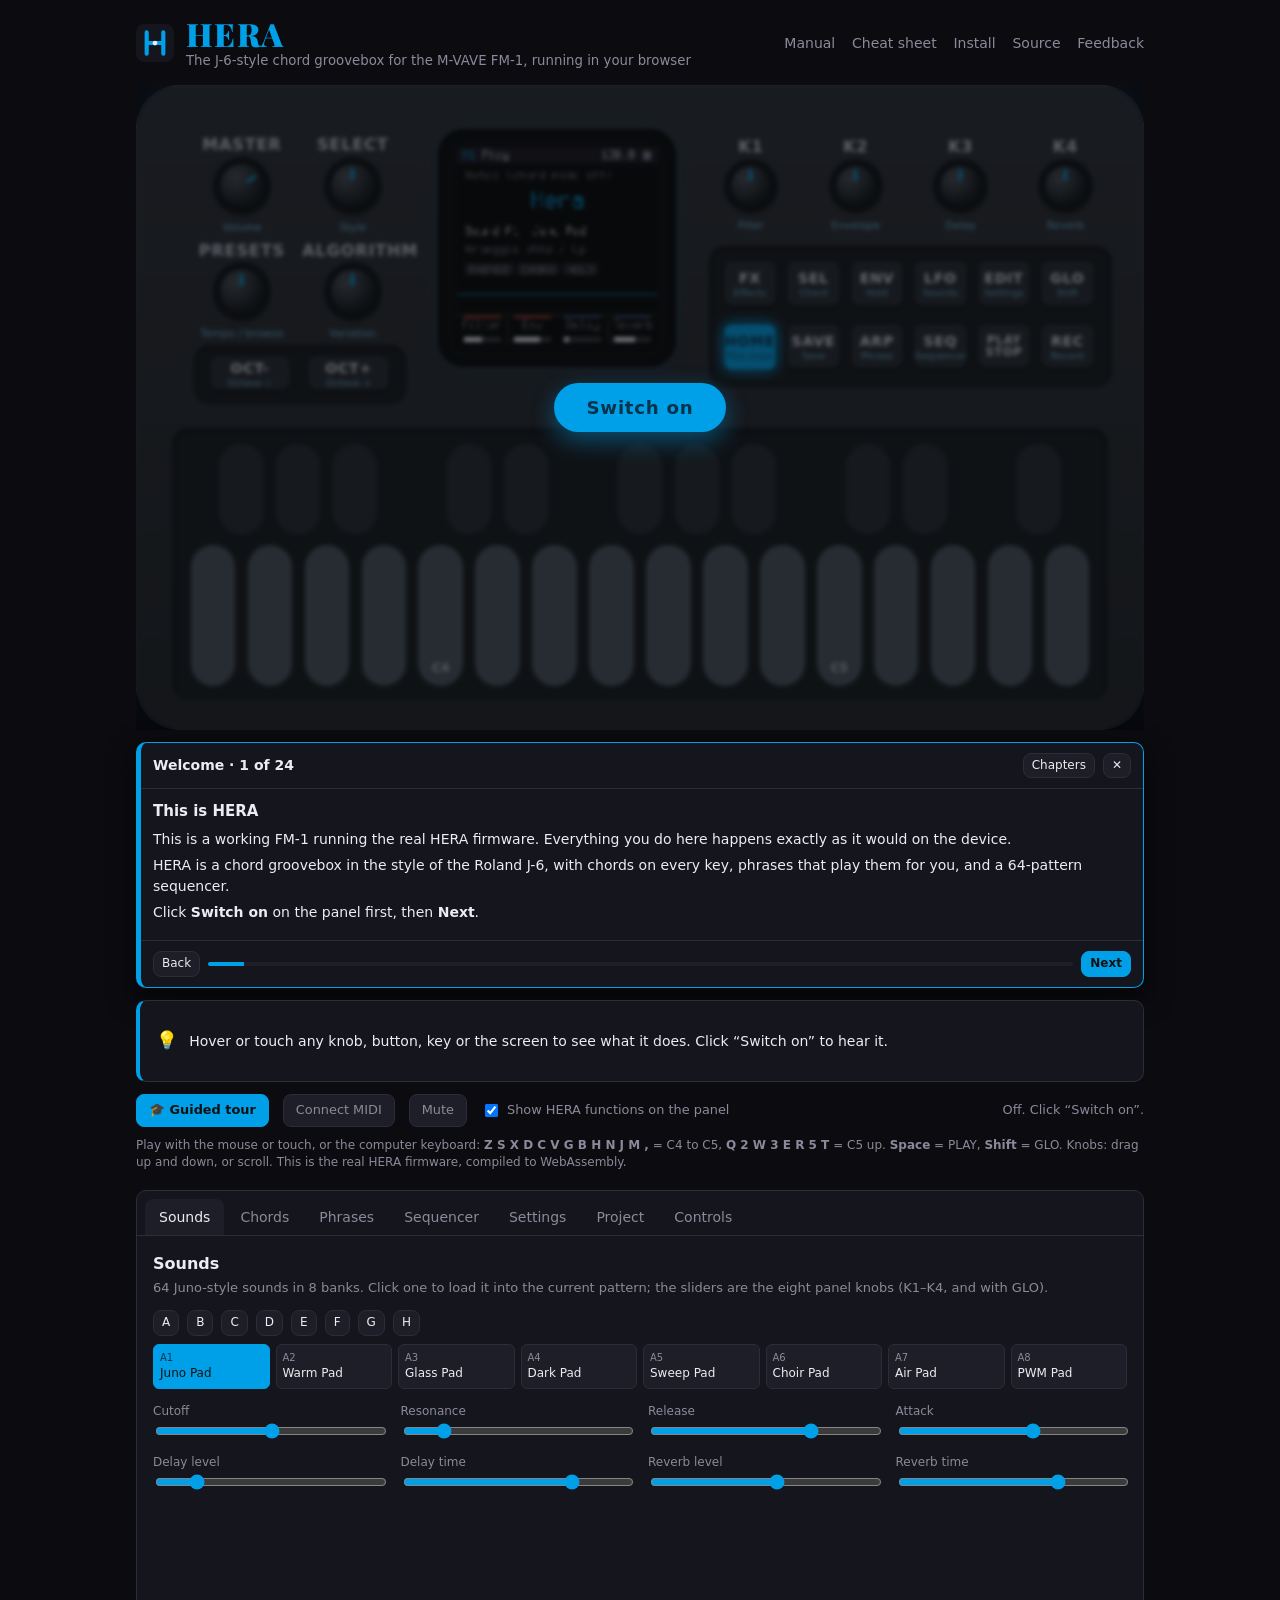
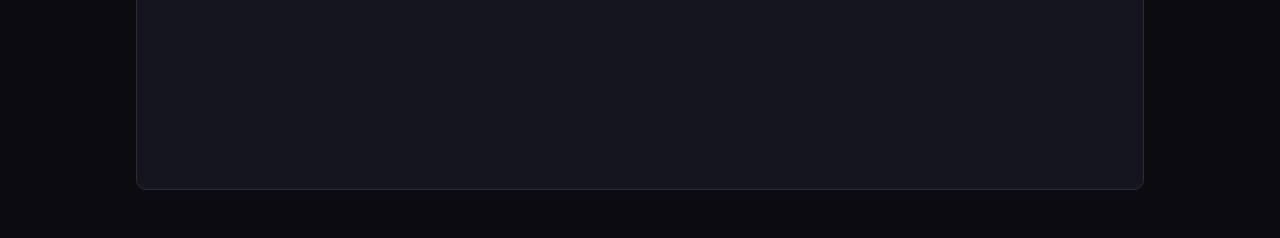
<file: web/index.html>
<!doctype html>
<html lang="en">
<head>
<meta charset="utf-8">
<meta name="viewport" content="width=device-width, initial-scale=1">
<title>HERA Workbench</title>
<link rel="preconnect" href="https://fonts.googleapis.com"><link rel="preconnect" href="https://fonts.gstatic.com" crossorigin>
<link rel="stylesheet" href="https://fonts.googleapis.com/css2?family=Playfair+Display:wght@800;900&display=swap">
<link rel="stylesheet" href="hera.css?v=09b1e3e">
<link rel="stylesheet" href="fm1.css?v=09b1e3e">
</head>
<body>
<main class="wb">
  <header class="site">
    <div class="brand">
      <img src="assets/logo.svg" width="38" height="38" alt="HERA logo">
      <div><h1>HERA</h1><p>The J-6-style chord groovebox for the M-VAVE FM-1, running in your browser</p></div>
    </div>
    <nav aria-label="Navigation">
      <a href="manual.html">Manual</a>
      <a href="cheatsheet.html">Cheat sheet</a>
      <a href="install.html">Install</a>
      <a href="https://github.com/benbadio/hera-fm1" target="_blank" rel="noreferrer">Source</a>
      <a href="https://github.com/benbadio/hera-fm1/issues/new/choose" target="_blank" rel="noreferrer">Feedback</a>
    </nav>
  </header>

  <div class="devicebox">
    <div class="fm1" id="device" role="group" aria-label="M-VAVE FM-1, running HERA">
      <div class="start" id="start"><button id="btnStart" type="button">Switch on</button></div>
    </div>
  </div>

<div class="tour" id="tour">
    <div class="th"><b id="tourTitle">Guided tour</b><button class="btn small" id="tourMenu">Chapters</button><button class="btn small" id="tourClose">✕</button></div>
    <div class="tb" id="tourBody"></div>
    <div class="tf"><button class="btn small" id="tourPrev">Back</button><div class="prog"><i id="tourProg"></i></div><button class="btn small acc" id="tourNext">Next</button></div>
  </div>

  <div class="hint-banner" id="hintBanner"><span class="hint-icon">💡</span><span id="hintText"></span></div>

  <div class="bar">
    <button class="btn acc" id="tourBtn" type="button">🎓 Guided tour</button>
    <button class="btn" id="midiBtn" type="button">Connect MIDI</button>
    <button class="btn" id="muteBtn" type="button" aria-pressed="false">Mute</button>
    <label class="chk"><input type="checkbox" id="fnToggle" checked> Show HERA functions on the panel</label>
    <span id="devStatus" role="status">Off. Click “Switch on”.</span>
  </div>
  <p class="keys-help">Play with the mouse or touch, or the computer keyboard: <b>Z S X D C V G B H N J M ,</b> = C4 to C5, <b>Q 2 W 3 E R 5 T</b> = C5 up. <b>Space</b> = PLAY, <b>Shift</b> = GLO. Knobs: drag up and down, or scroll. This is the real HERA firmware, compiled to WebAssembly.</p>

  <section class="editor">
    <div class="tabs" id="tabs">
      <div class="tab on" data-pane="sounds">Sounds</div>
      <div class="tab" data-pane="chords">Chords</div>
      <div class="tab" data-pane="phrases">Phrases</div>
      <div class="tab" data-pane="seq">Sequencer</div>
      <div class="tab" data-pane="settings">Settings</div>
      <div class="tab" data-pane="project">Project</div>
      <div class="tab" data-pane="ref">Controls</div>
    </div>

    <div class="pane on" id="pane-sounds">
      <h2>Sounds</h2>
      <p class="hint">64 Juno-style sounds in 8 banks. Click one to load it into the current pattern; the sliders are the eight panel knobs (K1–K4, and with GLO).</p>
      <div class="toolbar" id="bankTabs"></div>
      <div class="grid8" id="soundGrid"></div>
      <div class="knobs8" id="knobs8"></div>
    </div>

    <div class="pane" id="pane-chords">
      <h2>Chord sets</h2>
      <p class="hint">All 100 J-6 chord sets. Pick a set, then click a chord to hear it (chord mode turns on).</p>
      <div class="toolbar">
        <button class="btn small" id="csPrev">◀</button>
        <select id="csSel"></select>
        <button class="btn small" id="csNext">▶</button>
        <span class="pill" id="csMode">CHORD off</span>
        <button class="btn small" id="csToggle">Chord mode on/off</button>
      </div>
      <div class="chordcards" id="chordCards"></div>
    </div>

    <div class="pane" id="pane-phrases">
      <h2>Phrases</h2>
      <p class="hint">9 styles × 12 variations. Styles 6–9 show the phrase itself, as measured from a J-6 (orange = accent).</p>
      <div class="toolbar">
        <span class="pill" id="phOn">PHRASE off</span>
        <button class="btn small" id="phToggle">Phrase on/off</button>
        <label>Held notes <select id="phSize"><option>1</option><option>2</option><option selected>3</option><option>4</option></select></label>
        <button class="btn small acc" id="phTry">Audition (C–E–G, 2 bars)</button>
      </div>
      <div class="stylelist" id="styleList"></div>
      <div class="varlist" id="varList"></div>
      <div class="roll" id="roll"></div>
    </div>

    <div class="pane" id="pane-seq">
      <h2>Sequencer</h2>
      <p class="hint">The current pattern's 64 steps. Click a step to edit it on the device (then play keys to enter notes, SEQ to finish).</p>
      <div class="toolbar">
        <button class="btn small acc" id="sqPlay">▶ / ■</button>
        <button class="btn small" id="sqRec">● REC</button>
        <button class="btn small" id="sqStop">Full stop</button>
        <label>Pattern <select id="patSel"></select></label>
        <label>Tempo <input type="number" id="tempo" min="40" max="300" step="0.1" style="width:80px"></label>
        <label>Last step <input type="number" id="last" min="1" max="64" style="width:60px"></label>
        <button class="btn small" id="sqSave">Save pattern</button>
        <button class="btn small" id="sqClear">Clear pattern</button>
      </div>
      <div class="steps" id="steps"></div>
    </div>

    <div class="pane" id="pane-settings">
      <h2>Settings</h2>
      <p class="hint">The same list as the device's settings page (EDIT). On the device, Clear pattern and Factory reset are at the bottom of that page: choose one with PRESETS and hold SAVE.</p>
      <div class="setlist" id="setList"></div>
      <h2 style="margin-top:18px">Reset</h2>
      <div class="toolbar">
        <button class="btn" id="setClear">Clear this pattern</button>
        <button class="btn" id="setFactory">Factory reset</button>
      </div>
      <p class="hint">Clear pattern empties the steps of the current pattern (its sound, tempo and settings stay). Factory reset erases all 64 patterns and the settings, here in the browser's FM-1 memory.</p>
    </div>

    <div class="pane" id="pane-project">
      <h2>Project</h2>
      <p class="hint">The 64 patterns and the settings. Saved in this browser, or as a file.</p>
      <div class="toolbar">
        <button class="btn" id="prSave">Save in this browser</button>
        <button class="btn" id="prLoad">Load from this browser</button>
        <button class="btn" id="prExport">Export file (.hera)</button>
        <label class="btn">Import file<input type="file" id="prImport" accept=".hera" hidden></label>
        <button class="btn" id="prReset">Factory reset</button>
      </div>
      <div class="log" id="prLog">Nothing saved yet.</div>
      <h2 style="margin-top:18px">MIDI</h2>
      <p class="hint">Play the browser HERA from a MIDI keyboard, and send its notes and clock to another app or synth.</p>
      <div class="toolbar">
        <label>In <select id="midiIn"><option value="">(none)</option></select></label>
        <label>Out <select id="midiOut"><option value="">(none)</option></select></label>
      </div>
      <div class="log" id="midiLog">MIDI not connected.</div>
    </div>

    <div class="pane" id="pane-ref">
      <h2>Controls</h2>
      <p class="hint">Every control on the FM-1, as HERA uses it.</p>
      <table class="ref" id="refTable"></table>
    </div>
  </section>
</main>


<script type="module" src="hera.js?v=09b1e3e"></script>
</body>
</html>
</file>
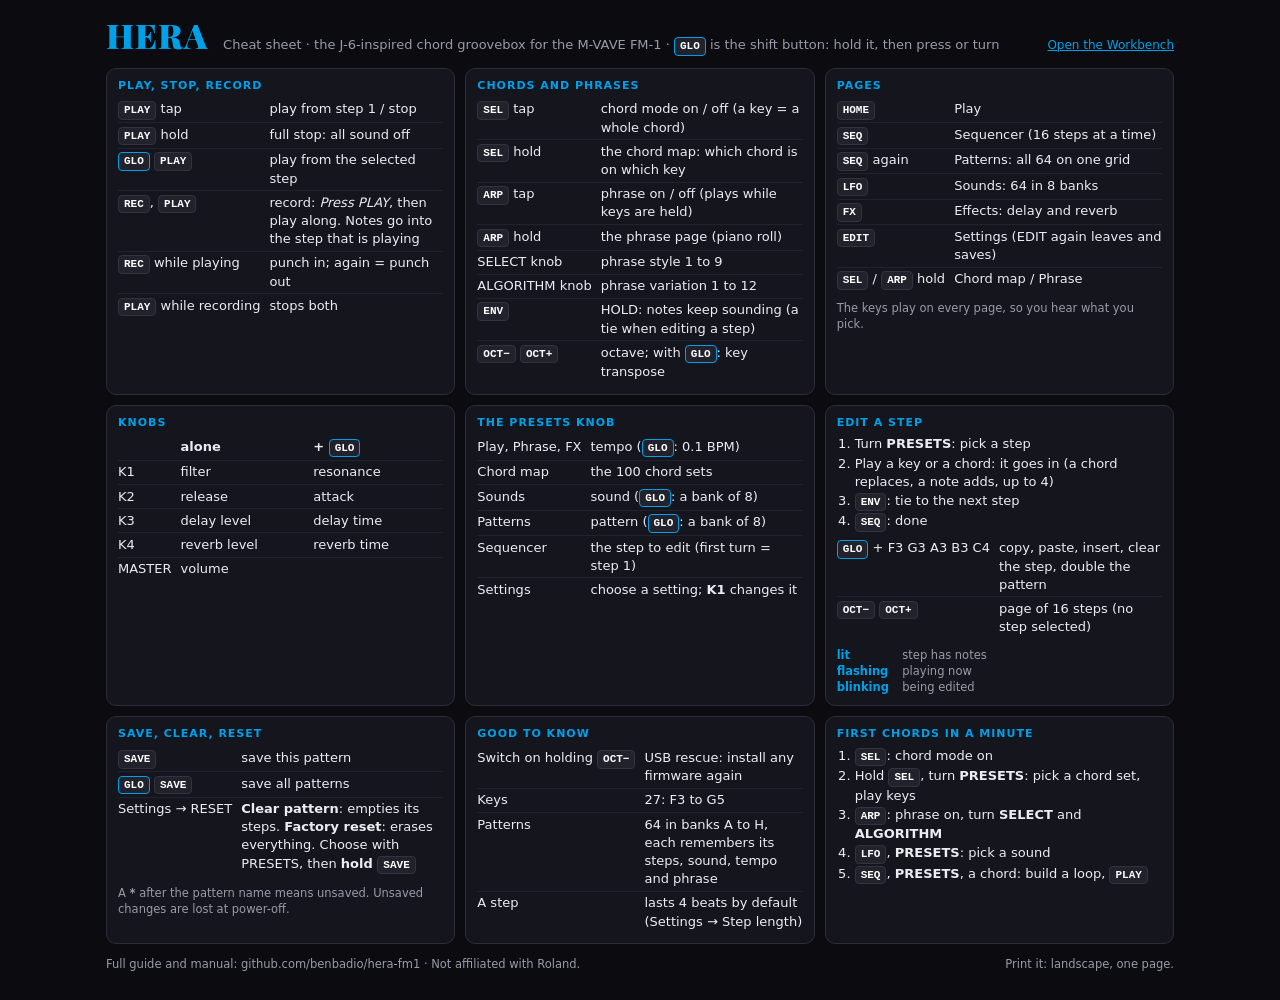
<file: web/cheatsheet.html>
<!doctype html>
<html lang="en">
<head>
<meta charset="utf-8">
<meta name="viewport" content="width=device-width, initial-scale=1">
<title>HERA cheat sheet</title>
<link rel="preconnect" href="https://fonts.googleapis.com"><link rel="preconnect" href="https://fonts.gstatic.com" crossorigin>
<link rel="stylesheet" href="https://fonts.googleapis.com/css2?family=Playfair+Display:wght@900&display=swap">
<style>
  :root { --bg: #0b0b10; --panel: #15151d; --line: #2c2c3a; --txt: #ececf2; --dim: #9a9aaa; --acc: #00a0e8; --red: #ff6a5a; }
  @media (prefers-color-scheme: light) { :root:not([data-theme="dark"]) { } }
  * { box-sizing: border-box; }
  body { margin: 0; background: var(--bg); color: var(--txt); font: 13px/1.4 system-ui, -apple-system, "Segoe UI", sans-serif; }
  .sheet { max-width: 1100px; margin: 0 auto; padding: 18px 16px 28px; }
  header { display: flex; align-items: baseline; gap: 14px; flex-wrap: wrap; margin-bottom: 12px; }
  h1 { font: 900 34px/1 "Playfair Display", Georgia, serif; color: var(--acc); margin: 0; letter-spacing: .03em; }
  header p { margin: 0; color: var(--dim); }
  header a { margin-left: auto; color: var(--acc); font-size: 12px; }
  .grid { display: grid; grid-template-columns: repeat(3, 1fr); gap: 10px; }
  @media (max-width: 860px) { .grid { grid-template-columns: 1fr 1fr; } }
  @media (max-width: 560px) { .grid { grid-template-columns: 1fr; } }
  .card { background: var(--panel); border: 1px solid var(--line); border-radius: 10px; padding: 9px 11px 10px; break-inside: avoid; }
  .card h2 { margin: 0 0 5px; font-size: 11px; letter-spacing: .09em; text-transform: uppercase; color: var(--acc); }
  table { width: 100%; border-collapse: collapse; }
  td { padding: 2.5px 0; vertical-align: top; border-bottom: 1px solid #22222d; }
  tr:last-child td { border-bottom: 0; }
  td:first-child { white-space: nowrap; padding-right: 9px; width: 1%; }
  kbd { display: inline-block; font: 600 11px ui-monospace, Menlo, monospace; background: #22222d; border: 1px solid #33333f; border-radius: 4px; padding: 0 5px; line-height: 1.5; color: #fff; }
  kbd.g { border-color: var(--acc); }
  .dim { color: var(--dim); }
  ol { margin: 4px 0 0; padding-left: 18px; }
  li { margin: 1px 0; }
  .legend span { display: inline-block; min-width: 62px; color: var(--acc); font-weight: 600; }
  .note { margin: 8px 0 0; color: var(--dim); font-size: 11.5px; }
  footer { margin-top: 12px; color: var(--dim); font-size: 11.5px; display: flex; justify-content: space-between; gap: 10px; flex-wrap: wrap; }
  @media print {
    @page { size: letter landscape; margin: 9mm; }
    :root { --bg: #fff; --panel: #fff; --line: #bbb; --txt: #111; --dim: #555; --acc: #0070a8; }
    body { font-size: 10.5px; } .sheet { padding: 0; max-width: none; } h1 { font-size: 28px; }
    td { border-bottom-color: #ddd; } kbd { background: #f1f1f1; border-color: #aaa; color: #000; } header a { display: none; }
    .grid { gap: 7px; } .card { padding: 6px 8px 7px; }
  }
</style>
</head>
<body>
<div class="sheet">
  <header>
    <h1>HERA</h1><p>Cheat sheet · the J-6-inspired chord groovebox for the M-VAVE FM-1 · <kbd class="g">GLO</kbd> is the shift button: hold it, then press or turn</p>
    <a href="index.html">Open the Workbench</a>
  </header>
  <div class="grid">

    <div class="card"><h2>Play, stop, record</h2><table>
      <tr><td><kbd>PLAY</kbd> tap</td><td>play from step 1 / stop</td></tr>
      <tr><td><kbd>PLAY</kbd> hold</td><td>full stop: all sound off</td></tr>
      <tr><td><kbd class="g">GLO</kbd> <kbd>PLAY</kbd></td><td>play from the selected step</td></tr>
      <tr><td><kbd>REC</kbd>, <kbd>PLAY</kbd></td><td>record: <i>Press PLAY</i>, then play along. Notes go into the step that is playing</td></tr>
      <tr><td><kbd>REC</kbd> while playing</td><td>punch in; again = punch out</td></tr>
      <tr><td><kbd>PLAY</kbd> while recording</td><td>stops both</td></tr></table></div>

    <div class="card"><h2>Chords and phrases</h2><table>
      <tr><td><kbd>SEL</kbd> tap</td><td>chord mode on / off (a key = a whole chord)</td></tr>
      <tr><td><kbd>SEL</kbd> hold</td><td>the chord map: which chord is on which key</td></tr>
      <tr><td><kbd>ARP</kbd> tap</td><td>phrase on / off (plays while keys are held)</td></tr>
      <tr><td><kbd>ARP</kbd> hold</td><td>the phrase page (piano roll)</td></tr>
      <tr><td>SELECT knob</td><td>phrase style 1 to 9</td></tr>
      <tr><td>ALGORITHM knob</td><td>phrase variation 1 to 12</td></tr>
      <tr><td><kbd>ENV</kbd></td><td>HOLD: notes keep sounding (a tie when editing a step)</td></tr>
      <tr><td><kbd>OCT−</kbd> <kbd>OCT+</kbd></td><td>octave; with <kbd class="g">GLO</kbd>: key transpose</td></tr></table></div>

    <div class="card"><h2>Pages</h2><table>
      <tr><td><kbd>HOME</kbd></td><td>Play</td></tr>
      <tr><td><kbd>SEQ</kbd></td><td>Sequencer (16 steps at a time)</td></tr>
      <tr><td><kbd>SEQ</kbd> again</td><td>Patterns: all 64 on one grid</td></tr>
      <tr><td><kbd>LFO</kbd></td><td>Sounds: 64 in 8 banks</td></tr>
      <tr><td><kbd>FX</kbd></td><td>Effects: delay and reverb</td></tr>
      <tr><td><kbd>EDIT</kbd></td><td>Settings (EDIT again leaves and saves)</td></tr>
      <tr><td><kbd>SEL</kbd> / <kbd>ARP</kbd> hold</td><td>Chord map / Phrase</td></tr></table>
      <p class="note">The keys play on every page, so you hear what you pick.</p></div>

    <div class="card"><h2>Knobs</h2><table>
      <tr><td></td><td><b>alone</b></td><td><b>+ <kbd class="g">GLO</kbd></b></td></tr>
      <tr><td>K1</td><td>filter</td><td>resonance</td></tr>
      <tr><td>K2</td><td>release</td><td>attack</td></tr>
      <tr><td>K3</td><td>delay level</td><td>delay time</td></tr>
      <tr><td>K4</td><td>reverb level</td><td>reverb time</td></tr>
      <tr><td>MASTER</td><td colspan="2">volume</td></tr></table></div>

    <div class="card"><h2>The PRESETS knob</h2><table>
      <tr><td>Play, Phrase, FX</td><td>tempo (<kbd class="g">GLO</kbd>: 0.1 BPM)</td></tr>
      <tr><td>Chord map</td><td>the 100 chord sets</td></tr>
      <tr><td>Sounds</td><td>sound (<kbd class="g">GLO</kbd>: a bank of 8)</td></tr>
      <tr><td>Patterns</td><td>pattern (<kbd class="g">GLO</kbd>: a bank of 8)</td></tr>
      <tr><td>Sequencer</td><td>the step to edit (first turn = step 1)</td></tr>
      <tr><td>Settings</td><td>choose a setting; <b>K1</b> changes it</td></tr></table></div>

    <div class="card"><h2>Edit a step</h2>
      <ol><li>Turn <b>PRESETS</b>: pick a step</li><li>Play a key or a chord: it goes in (a chord replaces, a note adds, up to 4)</li><li><kbd>ENV</kbd>: tie to the next step</li><li><kbd>SEQ</kbd>: done</li></ol>
      <table style="margin-top:5px"><tr><td><kbd class="g">GLO</kbd> + F3 G3 A3 B3 C4</td><td>copy, paste, insert, clear the step, double the pattern</td></tr>
      <tr><td><kbd>OCT−</kbd> <kbd>OCT+</kbd></td><td>page of 16 steps (no step selected)</td></tr></table>
      <p class="note legend"><span>lit</span> step has notes<br><span>flashing</span> playing now<br><span>blinking</span> being edited</p></div>

    <div class="card"><h2>Save, clear, reset</h2><table>
      <tr><td><kbd>SAVE</kbd></td><td>save this pattern</td></tr>
      <tr><td><kbd class="g">GLO</kbd> <kbd>SAVE</kbd></td><td>save all patterns</td></tr>
      <tr><td>Settings → RESET</td><td><b>Clear pattern</b>: empties its steps. <b>Factory reset</b>: erases everything. Choose with PRESETS, then <b>hold <kbd>SAVE</kbd></b></td></tr></table>
      <p class="note">A <b>*</b> after the pattern name means unsaved. Unsaved changes are lost at power-off.</p></div>

    <div class="card"><h2>Good to know</h2><table>
      <tr><td>Switch on holding <kbd>OCT−</kbd></td><td>USB rescue: install any firmware again</td></tr>
      <tr><td>Keys</td><td>27: F3 to G5</td></tr>
      <tr><td>Patterns</td><td>64 in banks A to H, each remembers its steps, sound, tempo and phrase</td></tr>
      <tr><td>A step</td><td>lasts 4 beats by default (Settings → Step length)</td></tr></table></div>

    <div class="card"><h2>First chords in a minute</h2>
      <ol><li><kbd>SEL</kbd>: chord mode on</li><li>Hold <kbd>SEL</kbd>, turn <b>PRESETS</b>: pick a chord set, play keys</li><li><kbd>ARP</kbd>: phrase on, turn <b>SELECT</b> and <b>ALGORITHM</b></li><li><kbd>LFO</kbd>, <b>PRESETS</b>: pick a sound</li><li><kbd>SEQ</kbd>, <b>PRESETS</b>, a chord: build a loop, <kbd>PLAY</kbd></li></ol></div>

  </div>
  <footer><span>Full guide and manual: github.com/benbadio/hera-fm1 · Not affiliated with Roland.</span><span>Print it: landscape, one page.</span></footer>
</div>
</body>
</html>
</file>
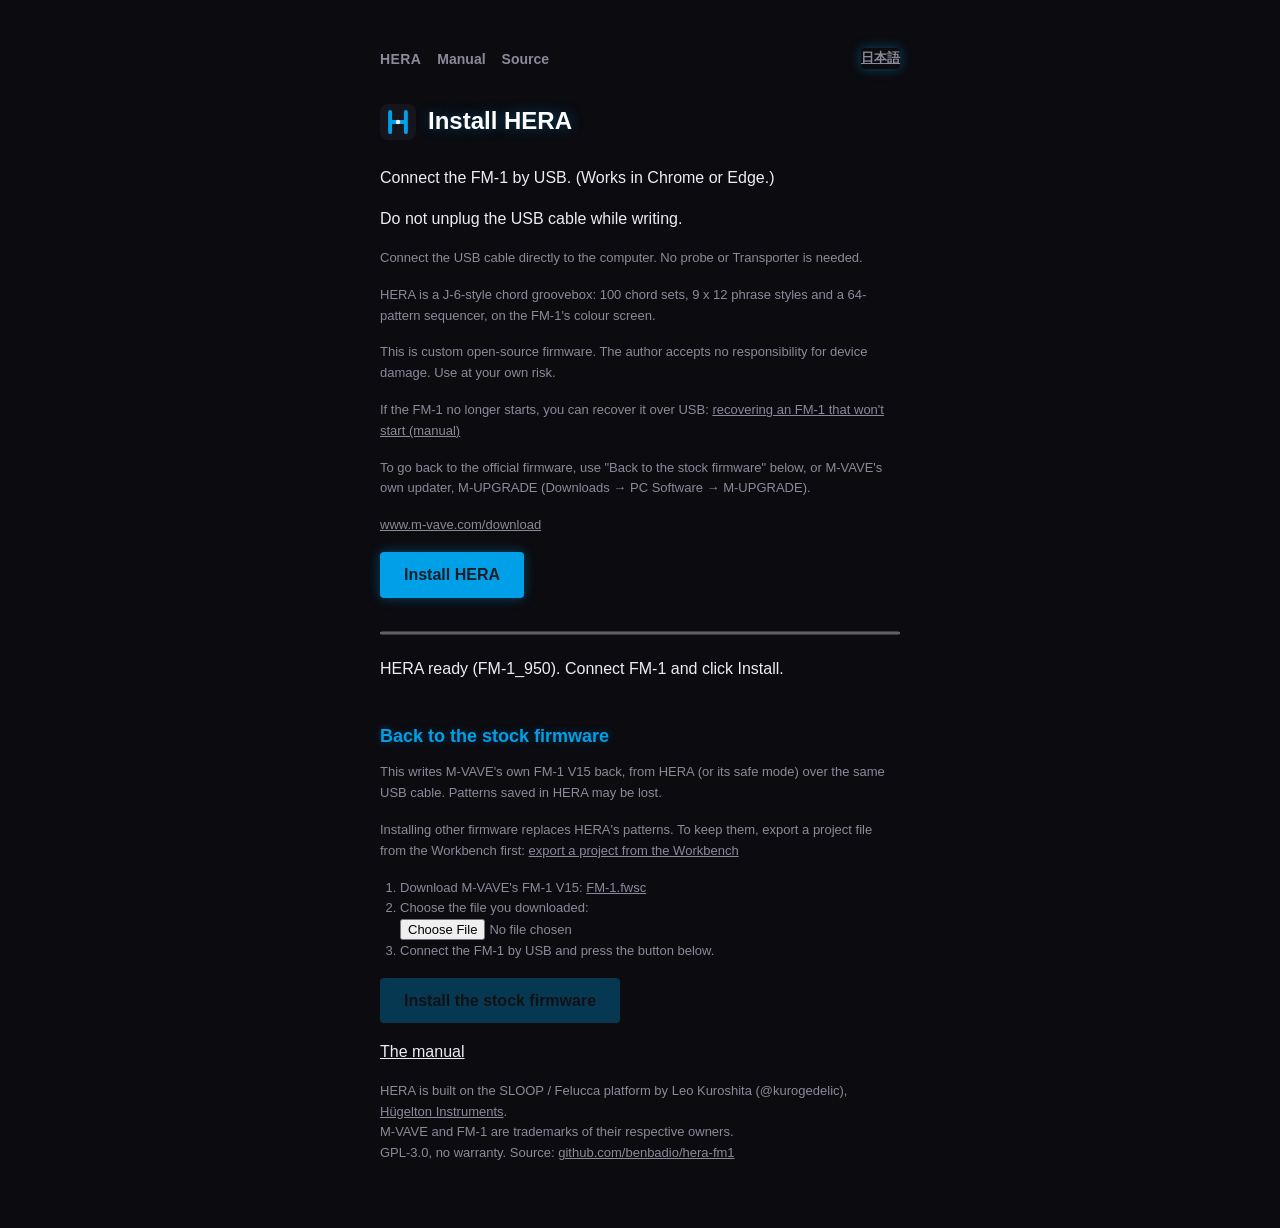
<file: web/install.html>
<!doctype html>
<!-- SPDX-License-Identifier: GPL-3.0-only
     Copyright (C) 2026 Leo Kuroshita (@kurogedelic), Hügelton Instruments
     HERA: in-browser Web MIDI installer modeled after Felucca & X0X installer. -->
<html lang="en">
<head>
<meta charset="utf-8">
<meta name="viewport" content="width=device-width, initial-scale=1">
<title>Install · HERA</title>
<link rel="icon" href="data:image/svg+xml,<svg xmlns=%22http://www.w3.org/2000/svg%22 viewBox=%220 0 100 100%22><text y=%22.9em%22 font-size=%2290%22>🎛️</text></svg>">
<style>
  :root { --bg: #0b0b10; --fg: #ececf2; --dim: #8a8a9a; --accent: #00a0e8; }
  @media (prefers-color-scheme: dark) {
    :root:not([data-theme="light"]) { --bg: #0b0b10; --fg: #ececf2; --dim: #8a8a9a; }
  }
  :root[data-theme="dark"] { --bg: #0b0b10; --fg: #ececf2; --dim: #8a8a9a; }
  body { margin: 0; background: var(--bg); color: var(--fg);
         font: 16px/1.6 -apple-system, BlinkMacSystemFont, "Helvetica Neue", Arial, sans-serif; }
  main { max-width: 520px; margin: 0 auto; padding: 48px 16px; }
  h1 { font-size: 24px; font-weight: 600; margin: 0 0 24px; color: #fff; text-shadow: 0 0 14px rgba(0, 160, 232, 0.4); }
  .lang { float: right; font-size: 13px; color: var(--dim); cursor: pointer; text-decoration: underline; background: none; padding: 0; border: 0; }
  p { margin: 0 0 16px; }
  button { font: inherit; background: var(--accent); color: #1e1e28; font-weight: 700; border: 0; padding: 10px 24px; cursor: pointer; border-radius: 4px; box-shadow: 0 0 12px rgba(0, 160, 232, 0.4); transition: all 0.15s ease; }
  button:hover:not(:disabled) { background: #00a0e8; box-shadow: 0 0 18px rgba(0, 160, 232, 0.65); }
  button:disabled { opacity: .3; cursor: default; box-shadow: none; }
  #status { margin-top: 16px; min-height: 1.6em; }
  .small { color: var(--dim); font-size: 13px; }
  progress { width: 100%; height: 6px; margin-top: 16px; accent-color: var(--accent); }
  pre { color: var(--dim); font-size: 12px; white-space: pre-wrap; margin-top: 16px; max-height: 160px; overflow-y: auto; background: #15151d; border: 1px solid #2c2c3a; padding: 8px; border-radius: 4px; }
  pre:empty { display: none; }
  h2 { font-size: 18px; font-weight: 600; margin: 40px 0 12px; color: var(--accent); text-shadow: 0 0 8px rgba(0, 160, 232, 0.3); }
  ol { margin: 0 0 16px; padding-left: 20px; }
  input[type=file] { font: inherit; font-size: 13px; color: var(--dim); max-width: 100%; }
  .home { display: inline-block; font-weight: 700; letter-spacing: .03em; color: var(--dim); text-decoration: none; margin: 0 0 12px; }
  .home:hover, .home:focus-visible { color: var(--accent); text-shadow: 0 0 8px rgba(0, 160, 232, 0.5); }
  :focus-visible { outline: 2px solid var(--accent); outline-offset: 2px; }
  #alert { font-weight: 600; color: #e0564a; }
  #alert:empty { display: none; }
  .sr { position: absolute; width: 1px; height: 1px; overflow: hidden; clip: rect(0 0 0 0); clip-path: inset(50%); white-space: nowrap; }
  .nav-strip { display: flex; gap: 16px; margin-bottom: 20px; font-size: 14px; }
  .nav-strip a { color: var(--dim); text-decoration: none; font-weight: 600; }
  .nav-strip a:hover { color: var(--fg); }
</style>
</head>
<body>
<main>
  <button class="lang" id="lang" type="button"></button>
  <div class="nav-strip">
    <a class="home" href="index.html">HERA</a>
    <a href="manual.html">Manual</a>
    <a href="https://github.com/benbadio/hera-fm1" target="_blank" rel="noopener">Source</a>
  </div>
  <h1 style="display:flex;align-items:center;gap:12px;">
    <img src="assets/logo.svg" width="36" height="36" alt="HERA" style="flex-shrink:0;">
    <span>Install HERA</span>
  </h1>
  <p data-t="intro"></p>
  <p data-t="warn"></p>
  <p class="small" data-t="direct"></p>
  <p class="small" data-t="untested"></p>
  <p class="small" data-t="beta"></p>
  <p class="small"><span data-t="brick"></span>
    <a href="manual.html#usb-rescue" style="color:inherit" data-t="bricklink"></a></p>
  <p class="small" data-t="back"></p>
  <p class="small"><a href="https://www.m-vave.com/download" target="_blank" rel="noopener" style="color:inherit">www.m-vave.com/download<span class="sr" data-t="newtab"></span></a></p>
  
  <p><button id="go" disabled data-t="install"></button></p>

  <progress id="bar" max="100" value="0" data-t-label="progress"></progress>
  <p id="status" role="status"></p>
  <p id="alert" role="alert"></p>
  <pre id="log"></pre>

  <h2 data-t="stockh"></h2>
  <p class="small" data-t="stockwhy"></p>
  <p class="small"><span data-t="keep"></span> <a href="index.html" style="color:inherit" data-t="keeplink"></a></p>
  <ol class="small">
    <li><span data-t="stock1"></span> <a id="stocklink" href="https://yms-file-store.oss-cn-hongkong.aliyuncs.com/software/firmware/FM-1.fwsc" style="color:inherit">FM-1.fwsc</a></li>
    <li><label for="stockfile" data-t="stock2"></label><br><input type="file" id="stockfile" accept=".fwsc"></li>
    <li data-t="stock3"></li>
  </ol>
  <p><button id="stockgo" disabled data-t="stockinstall"></button></p>

  <p><a href="manual.html" style="color:inherit" data-t="manual"></a></p>
  <p class="small">HERA is built on the SLOOP / Felucca platform by Leo Kuroshita (@kurogedelic), <a href="https://hugelton.com" target="_blank" rel="noopener" style="color:inherit">Hügelton Instruments<span class="sr" data-t="newtab"></span></a>.<br>
    M-VAVE and FM-1 are trademarks of their respective owners.<br>
    <span data-t="license"></span> <a href="https://github.com/benbadio/hera-fm1" target="_blank" rel="noopener" style="color:inherit">github.com/benbadio/hera-fm1<span class="sr" data-t="newtab"></span></a></p>
</main>

<script type="module">
// SPDX-License-Identifier: GPL-3.0-only
// Copyright (C) 2026 Leo Kuroshita (@kurogedelic), Hügelton Instruments
// FM-1 .fwsc package reader & SysEx Web MIDI updater for HERA

const BLOCKS = 20, BLK = 0x30, KEEP = 0x2F;

// extract package identity ("FM-1_945") from the 20 marker bytes
function productOf(fwsc) {
  if (fwsc.length < BLOCKS * BLK) throw new Error("not an FM-1 package (too short)");
  let s = "";
  for (let i = 0; i < BLOCKS; i++) {
    const m = fwsc[i * BLK + KEEP];
    if (m !== 0x7D) s += String.fromCharCode((m - i - 1) & 0xFF);
  }
  return s;
}

// logical image the FM-1 addresses during flash update (without marker bytes)
function logicalImage(fwsc) {
  const out = new Uint8Array(fwsc.length - BLOCKS);
  for (let i = 0; i < BLOCKS; i++) out.set(fwsc.subarray(i * BLK, i * BLK + KEEP), i * KEEP);
  out.set(fwsc.subarray(BLOCKS * BLK), BLOCKS * KEEP);
  return out;
}

const HS_QUERY = [0xF0, 0x00, 0x32, 0x45, 0x00, 0x00, 0x00, 0x40, 0x7F, 0xF7];
const UPGRADE = [0xF0, 0x22, 0x24, 0x35, 0x7F, 0xF7];
const MAXDATA = 512;
const sleep = (ms) => new Promise((r) => setTimeout(r, ms));
const IS_OTA = (id) => /^ota-/i.test(id.model);

function fail(code, msg, detail = "") { const e = new Error(msg); e.code = code; e.detail = detail; return e; }

function pack7(data) {
  const out = []; let acc = 0, nb = 0;
  for (const b of data) {
    acc |= b << nb; nb += 8;
    while (nb >= 7) { out.push(acc & 0x7F); acc >>>= 7; nb -= 7; }
  }
  if (nb) out.push(acc & 0x7F);
  return out;
}

function unpack7(s) {
  const out = []; let acc = 0, nb = 0;
  for (const b of s) {
    acc |= (b & 0x7F) << nb; nb += 7;
    while (nb >= 8) { out.push(acc & 0xFF); acc >>>= 8; nb -= 8; }
  }
  return out;
}

function response(addr, data, fl = 0) {
  const len = data.length;
  const body = [0x00, 0x59, 0x30, (len + 8) & 0xFF, ((len + 8) >> 8) & 0xFF, 0, fl,
    addr & 0xFF, (addr >>> 8) & 0xFF, (addr >>> 16) & 0xFF, (addr >>> 24) & 0xFF,
    len & 0xFF, (len >> 8) & 0xFF, 0, ...data];
  let s = 0;
  for (let i = 6; i < body.length; i++) s += body[i];
  body.push(~s & 0xFF);
  return [0xF0, ...pack7(body), 0xF7];
}

function parseRequest(pkt) {
  if (pkt[0] !== 0xF0 || pkt[pkt.length - 1] !== 0xF7) return null;
  const u = unpack7(pkt.slice(1, -1));
  if (u.length !== 15 || u[0] !== 0 || u[1] !== 0x59 || u[2] !== 0x30) return null;
  let s = 0;
  for (let i = 6; i < 14; i++) s += u[i];
  if ((~s & 0xFF) !== u[14]) return null;
  return { fl: u[6], addr: (u[7] | (u[8] << 8) | (u[9] << 16) | (u[10] << 24)) >>> 0, len: u[11] | (u[12] << 8) | (u[13] << 16) };
}

function parseIdentity(pkt) {
  const d = unpack7(pkt.slice(1, -1));
  if (d.length !== 34 || d[0] !== 0 || d[1] !== 0x59 || d[2] !== 0x11) return null;
  const txt = String.fromCharCode(...d.slice(6, 33)).replace(/\0+$/, "");
  const m = /^([^_]+)_(\d+)$/.exec(txt);
  return m ? { text: txt, model: m[1], version: parseInt(m[2], 10) } : null;
}

class Link {
  constructor(input, output) {
    this.input = input; this.output = output; this.q = []; this.waiter = null;
    input.onmidimessage = (ev) => {
      if (ev.data[0] !== 0xF0) return;
      this.q.push(Array.from(ev.data));
      if (this.waiter) { const w = this.waiter; this.waiter = null; w(); }
    };
  }
  get lost() { return this.input.state === "disconnected" || this.output.state === "disconnected"; }
  send(bytes) {
    try { this.output.send(bytes); return true; } catch (_) { return false; }
  }
  drain() { this.q.length = 0; }
  async read(ms) {
    if (!this.q.length) {
      let tm;
      await Promise.race([new Promise((r) => { this.waiter = r; }), new Promise((r) => { tm = setTimeout(r, ms); })]);
      clearTimeout(tm);
      this.waiter = null;
    }
    return this.q.shift() || null;
  }
  close() { this.input.onmidimessage = null; }
}

async function handshake(link, tries = 3) {
  link.drain();
  for (let t = 0; t < tries; t++) {
    if (!link.send(HS_QUERY)) return null;
    const end = Date.now() + 1000;
    while (Date.now() < end) {
      const p = await link.read(end - Date.now());
      if (!p) break;
      const id = parseIdentity(p);
      if (id) return id;
    }
  }
  return null;
}

class Updater {
  constructor(access, log) {
    this.access = access;
    this.log = log || (() => {});
  }

  async find(filter) {
    const outs = Array.from(this.access.outputs.values()).filter((o) => o.state !== "disconnected");
    for (const input of this.access.inputs.values()) {
      if (input.state === "disconnected") continue;
      if (!/fm-1|felucca|ota|composite|sinco|usb-midi/i.test(input.name || "")) continue;
      const output = outs.find((o) => o.name === input.name) || (outs.length === 1 ? outs[0] : null);
      if (!output) continue;
      try { await input.open(); await output.open(); } catch (_) { continue; }
      const link = new Link(input, output);
      const id = await handshake(link, 2);
      if (id && (!filter || filter(id))) return { link, id, name: input.name };
      link.close();
    }
    return null;
  }

  async waitFor(filter, ms) {
    const end = Date.now() + ms;
    while (Date.now() < end) {
      const dev = await this.find(filter);
      if (dev) return dev;
      await sleep(1000);
    }
    return null;
  }

  async serve(link, image, finishAddr, idleMs, onProgress) {
    let served = 0, last = Date.now();
    for (;;) {
      const pkt = await link.read(1000);
      if (!pkt) {
        if (link.lost) return { served, finished: false, lost: true };
        if (Date.now() - last > idleMs) return { served, finished: false };
        continue;
      }
      const r = parseRequest(pkt);
      if (!r) continue;
      last = Date.now();
      if (r.addr === 0xE0000000 || r.addr === 0xF0000000) {
        link.send(response(r.addr, [...new TextEncoder().encode("success"), 0]));
        if (r.addr === finishAddr) return { served, finished: true };
        continue;
      }
      if (r.len > MAXDATA || r.addr + r.len > image.length) throw fail("badreq", `bad request ${r.addr.toString(16)}+${r.len}`);
      await sleep(10);
      if (!link.send(response(r.addr, Array.from(image.subarray(r.addr, r.addr + r.len)), r.fl))) {
        return { served, finished: false, lost: true };
      }
      served++;
      if (onProgress) onProgress(served, r.addr);
    }
  }

  async install(image, product, onStep) {
    const step = onStep || (() => {});
    const dev = await this.find((id) => !IS_OTA(id));
    if (!dev) throw fail("notfound", "FM-1 not found (USB cable connected, and no other app using MIDI?)");
    const [model] = product.split("_");
    if (dev.id.model !== model) { dev.link.close(); throw fail("model", `the device is ${dev.id.text}, the package is for ${product}`); }
    step("start", dev.id.text);
    dev.link.send(UPGRADE);
    await sleep(2000);
    const s1 = await this.serve(dev.link, image, 0xE0000000, 8000, (n) => step("verify", n));
    dev.link.close();
    if (!s1.finished) throw fail(s1.lost ? "lost" : "stopped", `the device ${s1.lost ? "was disconnected" : "stopped"} after ${s1.served} requests`);
    step("loader");
    await sleep(3000);
    const ota = await this.waitFor(IS_OTA, 30000);
    if (!ota) throw fail("noloader", "update loader did not appear. Replug USB and click Install again.");
    const s2 = await this.write(ota, image, step);
    if (!s2.finished) throw fail(s2.lost ? "lost" : "stopped", `loader ${s2.lost ? "disconnected" : "stopped"} after ${s2.served} requests.`);
    step("reboot");
    await sleep(3000);
    const back = await this.waitFor((id) => !IS_OTA(id), 40000);
    if (!back) throw fail("noreturn", "the device did not restart: power-cycle it");
    back.link.close();
    if (back.id.text !== product) throw fail("mismatch", `installed, but device reports ${back.id.text}`, back.id.text);
    step("done", back.id.text);
    return back.id.text;
  }

  async write(ota, image, step) {
    ota.link.send(UPGRADE);
    await sleep(2000);
    const s2 = await this.serve(ota.link, image, 0xF0000000, 180000, (n) => step("write", n));
    ota.link.close();
    return s2;
  }

  async resume(image, onStep) {
    const ota = await this.find(IS_OTA);
    if (!ota) return false;
    return (await this.write(ota, image, onStep || (() => {}))).finished;
  }
}

const $ = (id) => document.getElementById(id);
const TEXT = {
  ja: {
    intro: "FM-1 を USB で接続してください。（Chrome か Edge で使えます）",
    warn: "書き込み中は USB を抜かないでください。",
    install: "HERA をインストール", other: "English",
    manual: "マニュアル",
    untested: "HERA は Roland J-6 スタイルのコードグルーヴボックスです（100 のコードセット、9 × 12 のフレーズ、64 パターンのシーケンサー）。",
    direct: "USB ケーブルはパソコンに直接つないでください。ハブや変換機を介さず直接接続を推奨します。",
    brick: "万一 FM-1 が起動しなくなった場合は、USB 経由で復旧できます:",
    bricklink: "起動しない FM-1 の復旧（マニュアル）",
    beta: "このカスタムファームウェアの使用は自己責任でお願いします。",
    back: "公式ファームウェアに戻すには、このページ下の「純正ファームウェアに戻す」か、M-VAVE 公式のアップデーター M-UPGRADE を使います。",
    stockh: "純正ファームウェアに戻す",
    stockwhy: "M-VAVE の FM-1 V15 を、HERA（またはそのセーフモード）から同じ USB ケーブルで書き込みます。保存したパターンは初期化されることがあります。",
    keep: "他のファームウェアを入れると、HERA のパターンは上書きされます。先に Workbench のプロジェクトファイルに保存しておけます:",
    keeplink: "Workbench でプロジェクトを書き出す",
    stock1: "M-VAVE の FM-1 V15 をダウンロード:",
    stock2: "ダウンロードしたファイルを選ぶ:",
    stock3: "FM-1 を USB で接続し、下のボタンを押す。",
    stockinstall: "純正ファームウェアを書き込む",
    stockok: "M-VAVE の FM-1 V15 です。ボタンを押してください。",
    stockbad: "これは M-VAVE の FM-1 V15 のファイルではありません。上のリンクのファイルを選んでください。",
    stockdone: "完了。FM-1 は純正ファームウェアで起動しました。",
    nomidi: "このブラウザでは使えません。Chrome か Edge で開いてください。",
    loadfail: "読み込めませんでした: ",
    start: "開始します", verify: "確認中", loader: "書き込みモードに切り替え中", write: "書き込み中",
    reboot: "再起動中", done: "完了しました", stopped: "途中で止まりました。USB を挿し直してもう一度押してください。",
    error: "エラー: ",
    denied: "MIDI（SysEx）の使用が許可されませんでした。アドレスバーのサイト設定で MIDI を許可して、もう一度押してください。",
    notfound: "FM-1 が見つかりません。USB ケーブル（データ通信用か）を確かめ、MIDI を使う他のアプリを閉じてから、もう一度押してください。",
    model: "接続されている機器は FM-1 ではありません。",
    lost: "USB の接続が切れました。挿し直してもう一度押してください。",
    noloader: "書き込みモードの FM-1 が見つかりません。USB を挿し直してもう一度押してください（終わるまで書き込みモードのままです）。",
    noreturn: "FM-1 が戻ってきません。電源を入れ直してください。",
    mismatch: "書き込みは終わりましたが、FM-1 が別のバージョンを報告しています: ",
    badpkg: "インストールするファイルが壊れています。ページを再読み込みしてください。",
    leave: "書き込み中です。ページを閉じないでください。",
    license: "GPL-3.0、無保証。ソース:",
    newtab: "（新しいタブで開きます）", progress: "書き込みの進み具合", percent: "%",
  },
  en: {
    intro: "Connect the FM-1 by USB. (Works in Chrome or Edge.)",
    warn: "Do not unplug the USB cable while writing.",
    install: "Install HERA", other: "日本語",
    manual: "The manual",
    untested: "HERA is a J-6-style chord groovebox: 100 chord sets, 9 x 12 phrase styles and a 64-pattern sequencer, on the FM-1's colour screen.",
    direct: "Connect the USB cable directly to the computer. No probe or Transporter is needed.",
    brick: "If the FM-1 no longer starts, you can recover it over USB:",
    bricklink: "recovering an FM-1 that won't start (manual)",
    beta: "This is custom open-source firmware. The author accepts no responsibility for device damage. Use at your own risk.",
    back: "To go back to the official firmware, use \"Back to the stock firmware\" below, or M-VAVE's own updater, M-UPGRADE (Downloads → PC Software → M-UPGRADE).",
    stockh: "Back to the stock firmware",
    stockwhy: "This writes M-VAVE's own FM-1 V15 back, from HERA (or its safe mode) over the same USB cable. Patterns saved in HERA may be lost.",
    keep: "Installing other firmware replaces HERA's patterns. To keep them, export a project file from the Workbench first:",
    keeplink: "export a project from the Workbench",
    stock1: "Download M-VAVE's FM-1 V15:",
    stock2: "Choose the file you downloaded:",
    stock3: "Connect the FM-1 by USB and press the button below.",
    stockinstall: "Install the stock firmware",
    stockok: "That is M-VAVE's FM-1 V15. Press the button to install it.",
    stockbad: "That is not M-VAVE's FM-1 V15 file. Choose the file from the link above.",
    stockdone: "Done. The FM-1 has restarted with its original firmware.",
    nomidi: "This browser cannot do it. Open the page in Chrome or Edge.",
    loadfail: "Could not load: ",
    start: "Starting", verify: "Verifying", loader: "Switching to update mode", write: "Writing",
    reboot: "Restarting", done: "Done", stopped: "Stopped. Replug the USB cable and press Install again.",
    error: "Error: ",
    denied: "MIDI (SysEx) access was not allowed. Allow MIDI in the site settings (address bar) and press Install again.",
    notfound: "FM-1 not found. Check the USB cable (a data cable), close other apps that use MIDI, and press Install again.",
    model: "The connected device is not an FM-1.",
    lost: "The USB connection was lost. Replug it and press Install again.",
    noloader: "The FM-1 in update mode was not found. Replug the USB cable and press Install again (it stays in update mode until it is finished).",
    noreturn: "The FM-1 did not come back. Power-cycle it.",
    mismatch: "Written, but the FM-1 reports another version: ",
    badpkg: "The file to install is damaged. Reload the page.",
    leave: "Writing. Do not close the page.",
    license: "GPL-3.0, no warranty. Source:",
    newtab: " (opens in a new tab)", progress: "Install progress", percent: " percent",
  },
};

let lang = "en";
const t = (k) => TEXT[lang][k];
let lastKey = null, lastArg = "";

function applyLang() {
  document.documentElement.lang = lang;
  document.querySelectorAll("[data-t]").forEach((e) => { e.textContent = t(e.dataset.t); });
  document.querySelectorAll("[data-t-label]").forEach((e) => e.setAttribute("aria-label", t(e.dataset.tLabel)));
  $("lang").textContent = t("other");
  $("lang").lang = lang === "ja" ? "en" : "ja";
  if (lastKey) show(t(lastKey) + lastArg, FAILS.has(lastKey));
}

$("lang").addEventListener("click", () => { lang = lang === "ja" ? "en" : "ja"; applyLang(); });
applyLang();

const FAILS = new Set(["nomidi", "loadfail", "stopped", "error", "denied", "notfound", "model", "lost", "noloader", "noreturn",
                       "mismatch", "badpkg", "stockbad"]);

function show(txt, fail) {
  $(fail ? "status" : "alert").textContent = "";
  $(fail ? "alert" : "status").textContent = txt;
}

const sayK = (k, arg = "") => { lastKey = k; lastArg = arg; shown = { k, at: performance.now(), pct: -100 }; show(t(k) + arg, FAILS.has(k)); };
const say = (txt) => { lastKey = null; show(txt, false); };
let shown = { k: null, at: 0, pct: -100 };

function sayPct(k, pct) {
  const now = performance.now();
  if (shown.k === k && now - shown.at < 2000 && pct - shown.pct < 10) return;
  lastKey = k; lastArg = `, ${Math.floor(pct)}${t("percent")}`;
  shown = { k, at: now, pct };
  show(t(k) + lastArg, false);
}

const log = (t) => { $("log").textContent += t + "\n"; };
let image = null;
const meta = {"version": "1.1", "product": "FM-1_4310100", "pkg": "firmware/hera.fwsc"};

let writing = false;
window.addEventListener("beforeunload", (e) => { if (writing) { e.preventDefault(); e.returnValue = t("leave"); } });

(async () => {
  if (!navigator.requestMIDIAccess) { sayK("nomidi"); return; }
  say("Loading HERA firmware package...");
  try {
    const r = await fetch(meta.pkg + "?v=" + Date.now());
    if (!r.ok) throw new Error(`${meta.pkg}: HTTP ${r.status}`);
    const pkg = new Uint8Array(await r.arrayBuffer());
    const prod = productOf(pkg);
    if (!prod || !prod.startsWith("FM-1_")) { sayK("badpkg"); return; }
    meta.product = prod;
    image = logicalImage(pkg);
    say(`HERA ready (${prod}). Connect FM-1 and click Install.`);
    $("go").disabled = false;
  } catch (e) {
    sayK("loadfail", e.message);
  }
})();

const STOCK_SHA256 = "db1642b2b6fa5c2cccb11ffd13878068bb28601678d3644049f99dc40e7edb8a";
let stock = null;
$("stockfile").addEventListener("change", async (e) => {
  stock = null;
  $("stockgo").disabled = true;
  const f = e.target.files && e.target.files[0];
  if (!f) return;
  try {
    const raw = new Uint8Array(await f.arrayBuffer());
    const hex = [...new Uint8Array(await crypto.subtle.digest("SHA-256", raw))].map((b) => b.toString(16).padStart(2, "0")).join("");
    if (hex !== STOCK_SHA256) { sayK("stockbad"); return; }
    stock = { image: logicalImage(raw), product: productOf(raw) };
    $("stockgo").disabled = writing;
    sayK("stockok");
  } catch (err) { sayK("error", err && err.message); }
});

async function run(img, product, isStock) {
  let midi;
  try { midi = await navigator.requestMIDIAccess({ sysex: true }); }
  catch (e) { sayK("denied"); return; }
  writing = true;
  $("go").disabled = $("stockgo").disabled = true;
  try {
    const up = new Updater(midi, log);
    const total = 74 + 1167;
    const step = (k, a) => {
      log(`${k} ${a ?? ""}`);
      if (k === "start") sayK("start");
      if (k === "verify") { $("bar").value = (a / total) * 100; sayPct("verify", $("bar").value); }
      if (k === "loader") sayK("loader");
      if (k === "write") { $("bar").value = ((74 + a) / total) * 100; sayPct("write", $("bar").value); }
      if (k === "reboot") sayK("reboot");
      if (k === "done") { $("bar").value = 100; sayK(isStock ? "stockdone" : "done"); }
    };
    const ota = await up.find((id) => /^ota-/i.test(id.model));
    if (ota) {
      ota.link.close();
      sayK((await up.resume(img, step)) ? (isStock ? "stockdone" : "done") : "stopped");
    } else {
      await up.install(img, product, step);
    }
  } catch (e) {
    if (isStock && e && e.code === "mismatch") { $("bar").value = 100; sayK("stockdone"); }
    else if (e && e.code && TEXT[lang][e.code]) sayK(e.code, e.detail || "");
    else sayK("error", e && e.message);
    log(String(e && e.stack || e));
  }
  writing = false;
  $("go").disabled = !image;
  $("stockgo").disabled = !stock;
}

$("go").addEventListener("click", () => run(image, meta.product, false));
$("stockgo").addEventListener("click", () => { if (stock) run(stock.image, stock.product, true); });
</script>
</body>
</html>
</file>
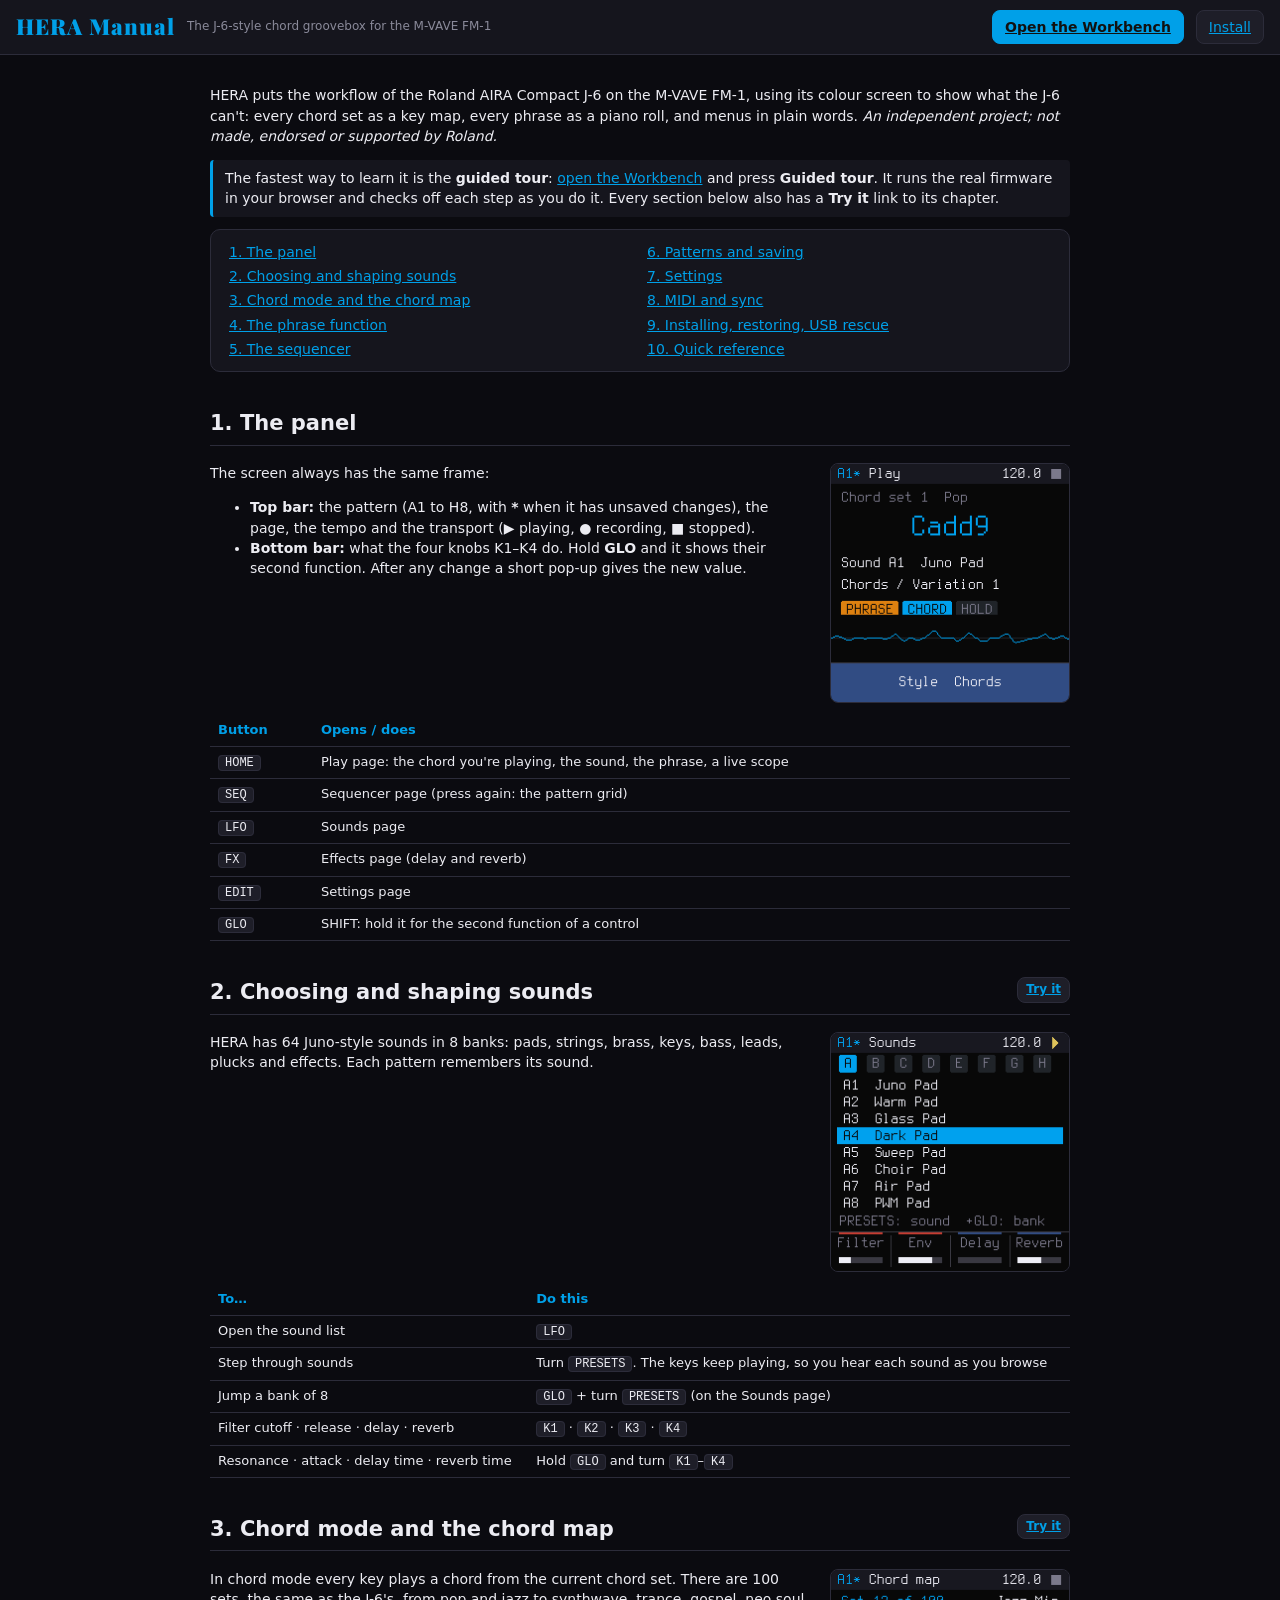
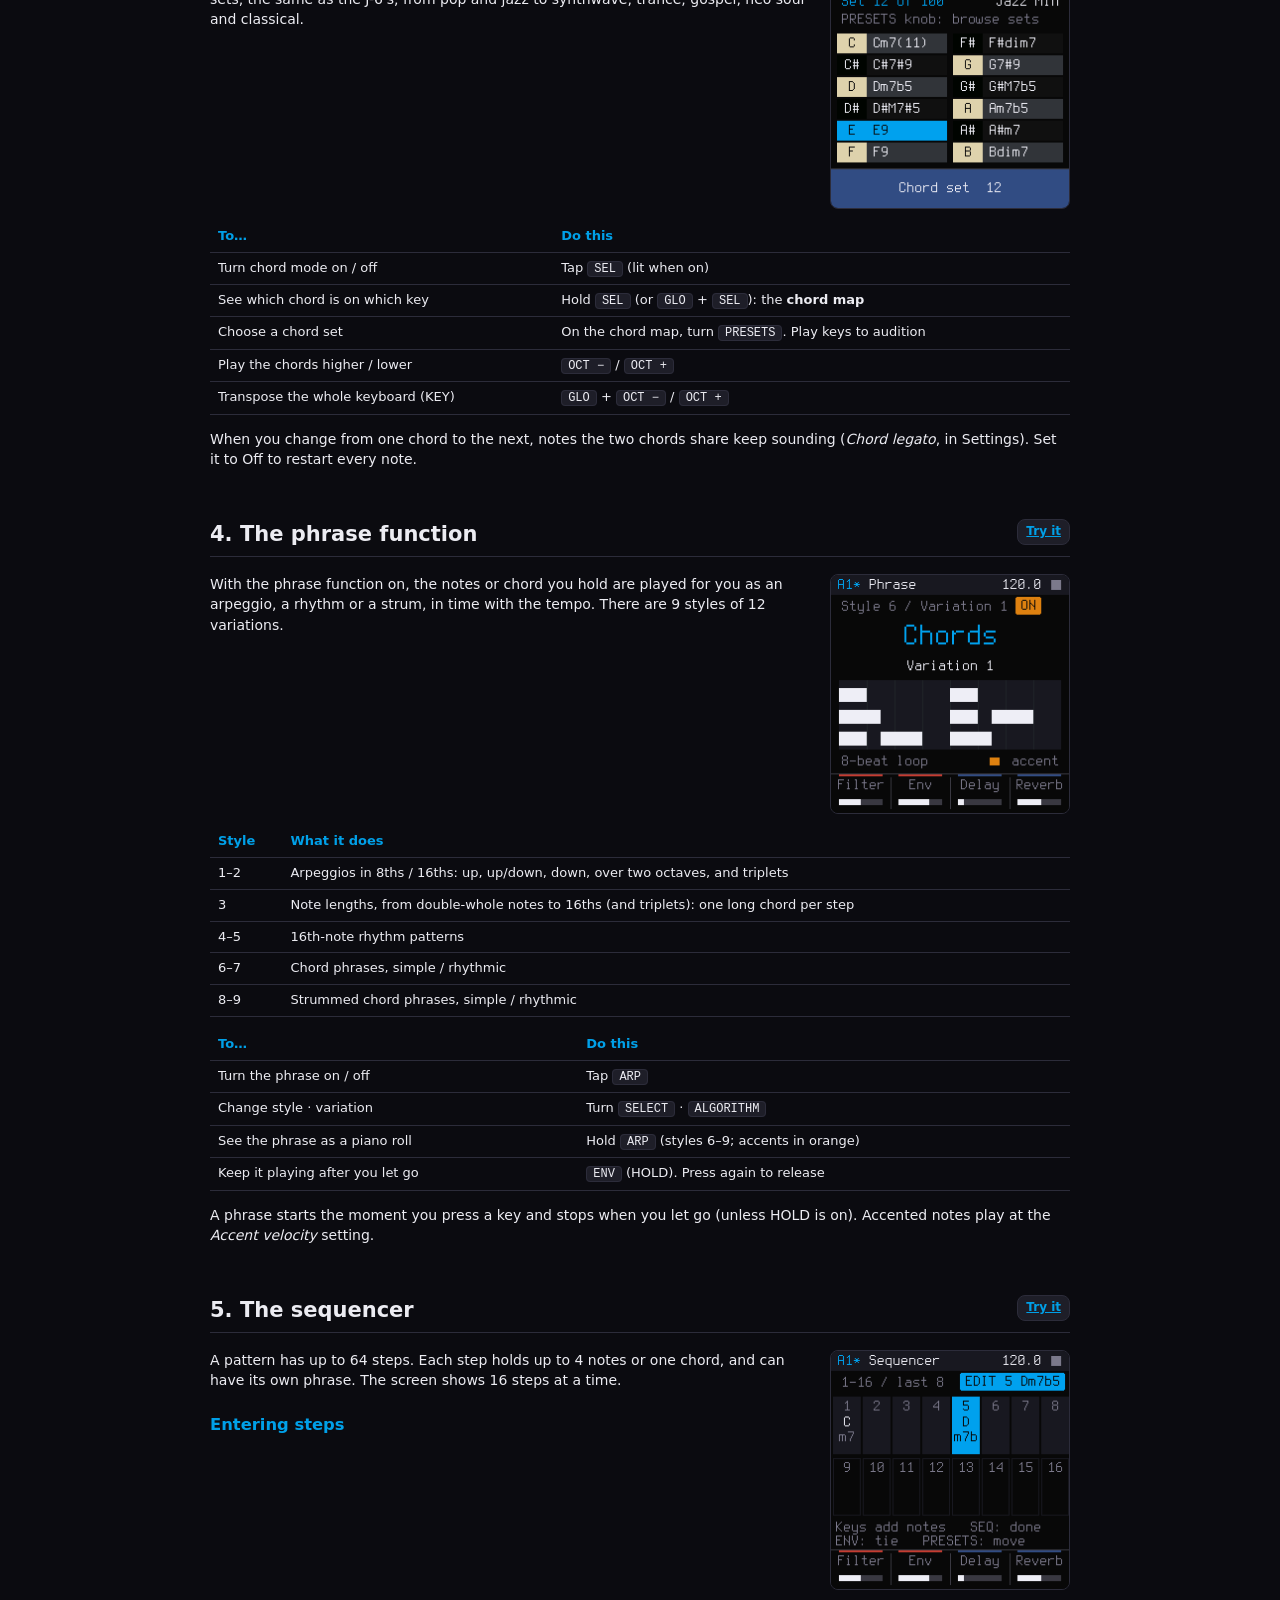
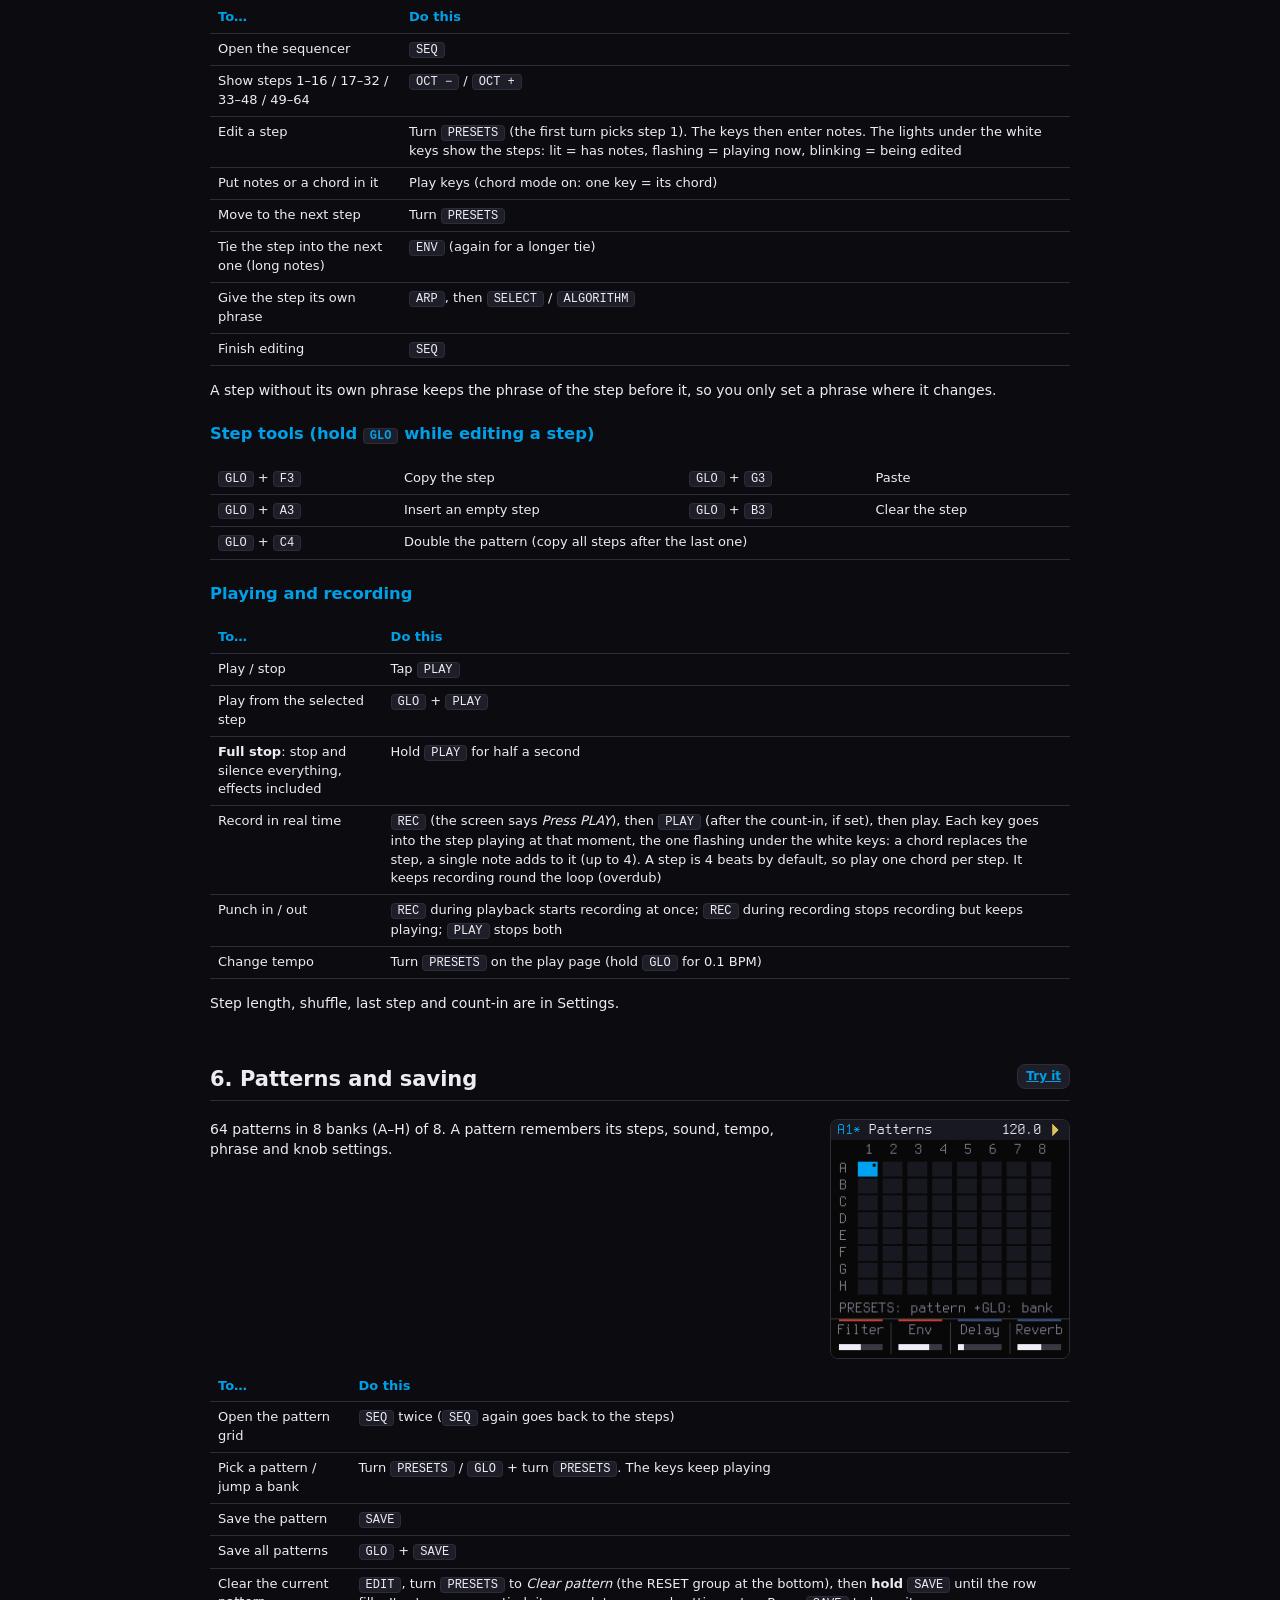
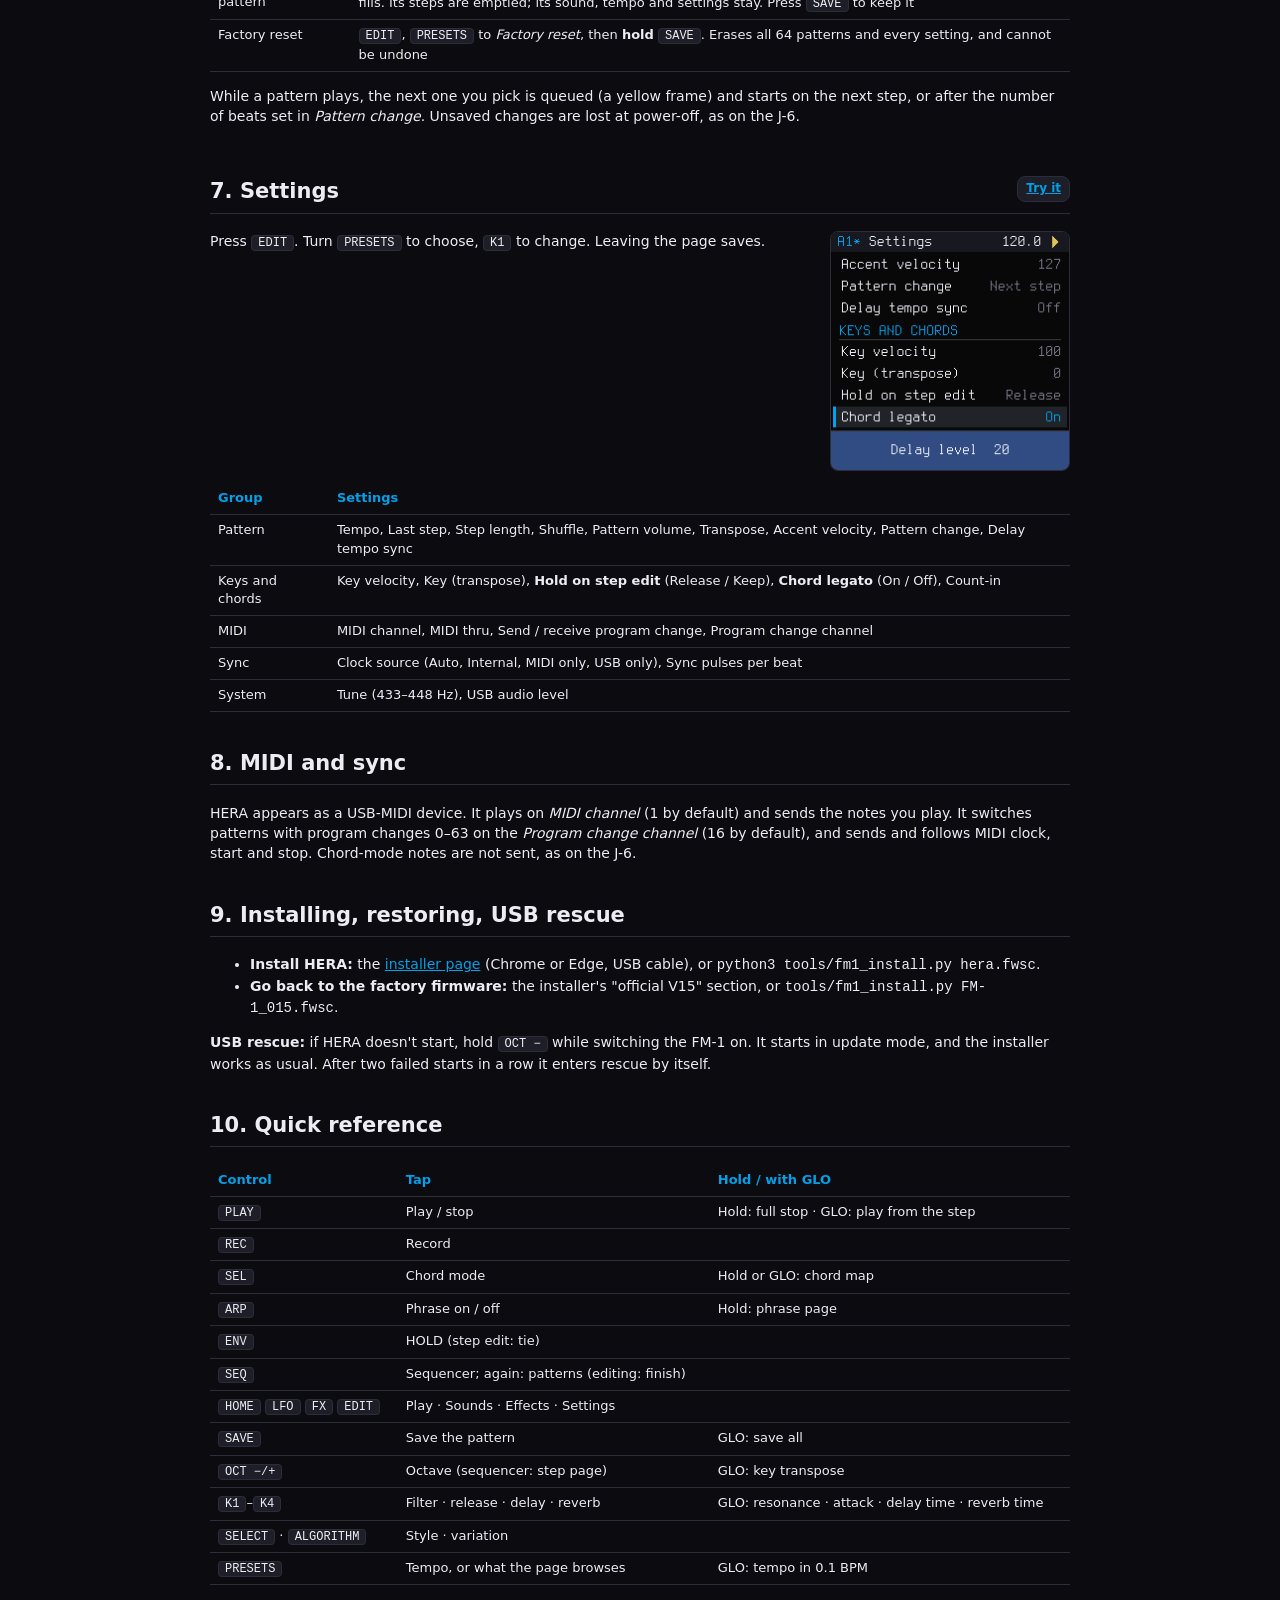
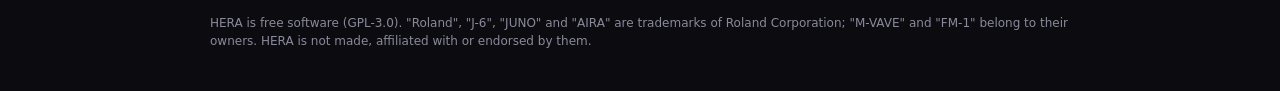
<file: web/manual.html>
<!doctype html>
<html lang="en">
<head>
<meta charset="utf-8">
<meta name="viewport" content="width=device-width, initial-scale=1">
<title>HERA Manual</title>
<link rel="preconnect" href="https://fonts.googleapis.com"><link rel="preconnect" href="https://fonts.gstatic.com" crossorigin>
<link rel="stylesheet" href="https://fonts.googleapis.com/css2?family=Playfair+Display:wght@800;900&display=swap">
<link rel="stylesheet" href="hera.css?v=09b1e3e">
<style>
  .man { max-width: 900px; margin: 0 auto; padding: 16px 20px 60px; }
  .man h2 { margin-top: 36px; border-bottom: 1px solid var(--line); padding-bottom: 6px; }
  .man h3 { margin-top: 22px; color: var(--acc); }
  .man img.shot { float: right; width: 240px; margin: 0 0 12px 18px; border-radius: 8px; border: 1px solid var(--line); }
  .man .clear { clear: both; }
  .man .note { background: var(--panel); border-left: 3px solid var(--acc); padding: 8px 12px; border-radius: 4px; margin: 12px 0; }
  .man kbd { background: var(--panel2); border: 1px solid var(--line); border-radius: 4px; padding: 0 6px; font-size: 12px; white-space: nowrap; }
  nav.toc { columns: 2; background: var(--panel); border: 1px solid var(--line); border-radius: 10px; padding: 10px 18px; }
  nav.toc a { display: block; padding: 2px 0; }
  .try { float: right; }
  @media (max-width: 640px) { .man img.shot { float: none; width: 100%; margin: 8px 0; } nav.toc { columns: 1; } }
</style>
</head>
<body>
<header class="top">
  <h1>HERA Manual</h1>
  <div class="sub">The J-6-style chord groovebox for the M-VAVE FM-1</div>
  <div class="spacer"></div>
  <a class="btn acc" href="index.html">Open the Workbench</a>
  <a class="btn" href="install.html">Install</a>
</header>
<div class="man">
  <p>HERA puts the workflow of the Roland AIRA Compact J-6 on the M-VAVE FM-1, using its colour screen to show what the J-6 can't: every chord set as a key map, every phrase as a piano roll, and menus in plain words. <i>An independent project; not made, endorsed or supported by Roland.</i></p>
  <div class="note">The fastest way to learn it is the <b>guided tour</b>: <a href="index.html">open the Workbench</a> and press <b>Guided tour</b>. It runs the real firmware in your browser and checks off each step as you do it. Every section below also has a <b>Try it</b> link to its chapter.</div>
  <nav class="toc">
    <a href="#panel">1. The panel</a><a href="#sounds">2. Choosing and shaping sounds</a><a href="#chords">3. Chord mode and the chord map</a>
    <a href="#phrases">4. The phrase function</a><a href="#seq">5. The sequencer</a><a href="#patterns">6. Patterns and saving</a>
    <a href="#settings">7. Settings</a><a href="#midi">8. MIDI and sync</a><a href="#install">9. Installing, restoring, USB rescue</a>
    <a href="#ref">10. Quick reference</a>
  </nav>

  <h2 id="panel">1. The panel</h2>
  <img class="shot" src="screens/play-phrase.png" alt="The Play page">
  <p>The screen always has the same frame:</p>
  <ul>
    <li><b>Top bar:</b> the pattern (A1 to H8, with <b>*</b> when it has unsaved changes), the page, the tempo and the transport (▶ playing, ● recording, ■ stopped).</li>
    <li><b>Bottom bar:</b> what the four knobs K1–K4 do. Hold <b>GLO</b> and it shows their second function. After any change a short pop-up gives the new value.</li>
  </ul>
  <table class="ref">
    <tr><th>Button</th><th>Opens / does</th></tr>
    <tr><td><kbd>HOME</kbd></td><td>Play page: the chord you're playing, the sound, the phrase, a live scope</td></tr>
    <tr><td><kbd>SEQ</kbd></td><td>Sequencer page (press again: the pattern grid)</td></tr>
    <tr><td><kbd>LFO</kbd></td><td>Sounds page</td></tr>
    <tr><td><kbd>FX</kbd></td><td>Effects page (delay and reverb)</td></tr>
    <tr><td><kbd>EDIT</kbd></td><td>Settings page</td></tr>
    <tr><td><kbd>GLO</kbd></td><td>SHIFT: hold it for the second function of a control</td></tr>
  </table>
  <div class="clear"></div>

  <h2 id="sounds">2. Choosing and shaping sounds <a class="btn small try" href="index.html#tour=Sounds">Try it</a></h2>
  <img class="shot" src="screens/sounds.png" alt="The Sounds page">
  <p>HERA has 64 Juno-style sounds in 8 banks: pads, strings, brass, keys, bass, leads, plucks and effects. Each pattern remembers its sound.</p>
  <table class="ref">
    <tr><th>To…</th><th>Do this</th></tr>
    <tr><td>Open the sound list</td><td><kbd>LFO</kbd></td></tr>
    <tr><td>Step through sounds</td><td>Turn <kbd>PRESETS</kbd>. The keys keep playing, so you hear each sound as you browse</td></tr>
    <tr><td>Jump a bank of 8</td><td><kbd>GLO</kbd> + turn <kbd>PRESETS</kbd> (on the Sounds page)</td></tr>
    <tr><td>Filter cutoff · release · delay · reverb</td><td><kbd>K1</kbd> · <kbd>K2</kbd> · <kbd>K3</kbd> · <kbd>K4</kbd></td></tr>
    <tr><td>Resonance · attack · delay time · reverb time</td><td>Hold <kbd>GLO</kbd> and turn <kbd>K1</kbd>–<kbd>K4</kbd></td></tr>
  </table>
  <div class="clear"></div>

  <h2 id="chords">3. Chord mode and the chord map <a class="btn small try" href="index.html#tour=Chords">Try it</a></h2>
  <img class="shot" src="screens/chord-map.png" alt="The chord map">
  <p>In chord mode every key plays a chord from the current chord set. There are 100 sets, the same as the J-6's, from pop and jazz to synthwave, trance, gospel, neo soul and classical.</p>
  <table class="ref">
    <tr><th>To…</th><th>Do this</th></tr>
    <tr><td>Turn chord mode on / off</td><td>Tap <kbd>SEL</kbd> (lit when on)</td></tr>
    <tr><td>See which chord is on which key</td><td>Hold <kbd>SEL</kbd> (or <kbd>GLO</kbd> + <kbd>SEL</kbd>): the <b>chord map</b></td></tr>
    <tr><td>Choose a chord set</td><td>On the chord map, turn <kbd>PRESETS</kbd>. Play keys to audition</td></tr>
    <tr><td>Play the chords higher / lower</td><td><kbd>OCT −</kbd> / <kbd>OCT +</kbd></td></tr>
    <tr><td>Transpose the whole keyboard (KEY)</td><td><kbd>GLO</kbd> + <kbd>OCT −</kbd> / <kbd>OCT +</kbd></td></tr>
  </table>
  <p>When you change from one chord to the next, notes the two chords share keep sounding (<i>Chord legato</i>, in Settings). Set it to Off to restart every note.</p>
  <div class="clear"></div>

  <h2 id="phrases">4. The phrase function <a class="btn small try" href="index.html#tour=Phrases">Try it</a></h2>
  <img class="shot" src="screens/phrase.png" alt="The phrase page">
  <p>With the phrase function on, the notes or chord you hold are played for you as an arpeggio, a rhythm or a strum, in time with the tempo. There are 9 styles of 12 variations.</p>
  <table class="ref">
    <tr><th>Style</th><th>What it does</th></tr>
    <tr><td>1–2</td><td>Arpeggios in 8ths / 16ths: up, up/down, down, over two octaves, and triplets</td></tr>
    <tr><td>3</td><td>Note lengths, from double-whole notes to 16ths (and triplets): one long chord per step</td></tr>
    <tr><td>4–5</td><td>16th-note rhythm patterns</td></tr>
    <tr><td>6–7</td><td>Chord phrases, simple / rhythmic</td></tr>
    <tr><td>8–9</td><td>Strummed chord phrases, simple / rhythmic</td></tr>
  </table>
  <table class="ref" style="margin-top:12px">
    <tr><th>To…</th><th>Do this</th></tr>
    <tr><td>Turn the phrase on / off</td><td>Tap <kbd>ARP</kbd></td></tr>
    <tr><td>Change style · variation</td><td>Turn <kbd>SELECT</kbd> · <kbd>ALGORITHM</kbd></td></tr>
    <tr><td>See the phrase as a piano roll</td><td>Hold <kbd>ARP</kbd> (styles 6–9; accents in orange)</td></tr>
    <tr><td>Keep it playing after you let go</td><td><kbd>ENV</kbd> (HOLD). Press again to release</td></tr>
  </table>
  <p>A phrase starts the moment you press a key and stops when you let go (unless HOLD is on). Accented notes play at the <i>Accent velocity</i> setting.</p>
  <div class="clear"></div>

  <h2 id="seq">5. The sequencer <a class="btn small try" href="index.html#tour=Sequencer">Try it</a></h2>
  <img class="shot" src="screens/sequencer-edit.png" alt="Editing a step">
  <p>A pattern has up to 64 steps. Each step holds up to 4 notes or one chord, and can have its own phrase. The screen shows 16 steps at a time.</p>
  <h3>Entering steps</h3>
  <table class="ref">
    <tr><th>To…</th><th>Do this</th></tr>
    <tr><td>Open the sequencer</td><td><kbd>SEQ</kbd></td></tr>
    <tr><td>Show steps 1–16 / 17–32 / 33–48 / 49–64</td><td><kbd>OCT −</kbd> / <kbd>OCT +</kbd></td></tr>
    <tr><td>Edit a step</td><td>Turn <kbd>PRESETS</kbd> (the first turn picks step 1). The keys then enter notes. The lights under the white keys show the steps: lit = has notes, flashing = playing now, blinking = being edited</td></tr>
    <tr><td>Put notes or a chord in it</td><td>Play keys (chord mode on: one key = its chord)</td></tr>
    <tr><td>Move to the next step</td><td>Turn <kbd>PRESETS</kbd></td></tr>
    <tr><td>Tie the step into the next one (long notes)</td><td><kbd>ENV</kbd> (again for a longer tie)</td></tr>
    <tr><td>Give the step its own phrase</td><td><kbd>ARP</kbd>, then <kbd>SELECT</kbd> / <kbd>ALGORITHM</kbd></td></tr>
    <tr><td>Finish editing</td><td><kbd>SEQ</kbd></td></tr>
  </table>
  <p>A step without its own phrase keeps the phrase of the step before it, so you only set a phrase where it changes.</p>
  <h3>Step tools (hold <kbd>GLO</kbd> while editing a step)</h3>
  <table class="ref">
    <tr><td><kbd>GLO</kbd> + <kbd>F3</kbd></td><td>Copy the step</td><td><kbd>GLO</kbd> + <kbd>G3</kbd></td><td>Paste</td></tr>
    <tr><td><kbd>GLO</kbd> + <kbd>A3</kbd></td><td>Insert an empty step</td><td><kbd>GLO</kbd> + <kbd>B3</kbd></td><td>Clear the step</td></tr>
    <tr><td><kbd>GLO</kbd> + <kbd>C4</kbd></td><td colspan="3">Double the pattern (copy all steps after the last one)</td></tr>
  </table>
  <h3>Playing and recording</h3>
  <table class="ref">
    <tr><th>To…</th><th>Do this</th></tr>
    <tr><td>Play / stop</td><td>Tap <kbd>PLAY</kbd></td></tr>
    <tr><td>Play from the selected step</td><td><kbd>GLO</kbd> + <kbd>PLAY</kbd></td></tr>
    <tr><td><b>Full stop</b>: stop and silence everything, effects included</td><td>Hold <kbd>PLAY</kbd> for half a second</td></tr>
    <tr><td>Record in real time</td><td><kbd>REC</kbd> (the screen says <i>Press PLAY</i>), then <kbd>PLAY</kbd> (after the count-in, if set), then play. Each key goes into the step playing at that moment, the one flashing under the white keys: a chord replaces the step, a single note adds to it (up to 4). A step is 4 beats by default, so play one chord per step. It keeps recording round the loop (overdub)</td></tr>
    <tr><td>Punch in / out</td><td><kbd>REC</kbd> during playback starts recording at once; <kbd>REC</kbd> during recording stops recording but keeps playing; <kbd>PLAY</kbd> stops both</td></tr>
    <tr><td>Change tempo</td><td>Turn <kbd>PRESETS</kbd> on the play page (hold <kbd>GLO</kbd> for 0.1 BPM)</td></tr>
  </table>
  <p>Step length, shuffle, last step and count-in are in Settings.</p>
  <div class="clear"></div>

  <h2 id="patterns">6. Patterns and saving <a class="btn small try" href="index.html#tour=Patterns">Try it</a></h2>
  <img class="shot" src="screens/patterns.png" alt="The pattern grid">
  <p>64 patterns in 8 banks (A–H) of 8. A pattern remembers its steps, sound, tempo, phrase and knob settings.</p>
  <table class="ref">
    <tr><th>To…</th><th>Do this</th></tr>
    <tr><td>Open the pattern grid</td><td><kbd>SEQ</kbd> twice (<kbd>SEQ</kbd> again goes back to the steps)</td></tr>
    <tr><td>Pick a pattern / jump a bank</td><td>Turn <kbd>PRESETS</kbd> / <kbd>GLO</kbd> + turn <kbd>PRESETS</kbd>. The keys keep playing</td></tr>
    <tr><td>Save the pattern</td><td><kbd>SAVE</kbd></td></tr>
    <tr><td>Save all patterns</td><td><kbd>GLO</kbd> + <kbd>SAVE</kbd></td></tr>
    <tr><td>Clear the current pattern</td><td><kbd>EDIT</kbd>, turn <kbd>PRESETS</kbd> to <i>Clear pattern</i> (the RESET group at the bottom), then <b>hold</b> <kbd>SAVE</kbd> until the row fills. Its steps are emptied; its sound, tempo and settings stay. Press <kbd>SAVE</kbd> to keep it</td></tr>
    <tr><td>Factory reset</td><td><kbd>EDIT</kbd>, <kbd>PRESETS</kbd> to <i>Factory reset</i>, then <b>hold</b> <kbd>SAVE</kbd>. Erases all 64 patterns and every setting, and cannot be undone</td></tr>
  </table>
  <p>While a pattern plays, the next one you pick is queued (a yellow frame) and starts on the next step, or after the number of beats set in <i>Pattern change</i>. Unsaved changes are lost at power-off, as on the J-6.</p>
  <div class="clear"></div>

  <h2 id="settings">7. Settings <a class="btn small try" href="index.html#tour=Settings">Try it</a></h2>
  <img class="shot" src="screens/settings.png" alt="The settings page">
  <p>Press <kbd>EDIT</kbd>. Turn <kbd>PRESETS</kbd> to choose, <kbd>K1</kbd> to change. Leaving the page saves.</p>
  <table class="ref">
    <tr><th>Group</th><th>Settings</th></tr>
    <tr><td>Pattern</td><td>Tempo, Last step, Step length, Shuffle, Pattern volume, Transpose, Accent velocity, Pattern change, Delay tempo sync</td></tr>
    <tr><td>Keys and chords</td><td>Key velocity, Key (transpose), <b>Hold on step edit</b> (Release / Keep), <b>Chord legato</b> (On / Off), Count-in</td></tr>
    <tr><td>MIDI</td><td>MIDI channel, MIDI thru, Send / receive program change, Program change channel</td></tr>
    <tr><td>Sync</td><td>Clock source (Auto, Internal, MIDI only, USB only), Sync pulses per beat</td></tr>
    <tr><td>System</td><td>Tune (433–448 Hz), USB audio level</td></tr>
  </table>
  <div class="clear"></div>

  <h2 id="midi">8. MIDI and sync</h2>
  <p>HERA appears as a USB-MIDI device. It plays on <i>MIDI channel</i> (1 by default) and sends the notes you play. It switches patterns with program changes 0–63 on the <i>Program change channel</i> (16 by default), and sends and follows MIDI clock, start and stop. Chord-mode notes are not sent, as on the J-6.</p>

  <h2 id="install">9. Installing, restoring, USB rescue</h2>
  <ul>
    <li><b>Install HERA:</b> the <a href="install.html">installer page</a> (Chrome or Edge, USB cable), or <code>python3 tools/fm1_install.py hera.fwsc</code>.</li>
    <li><b>Go back to the factory firmware:</b> the installer's "official V15" section, or <code>tools/fm1_install.py FM-1_015.fwsc</code>.</li>
  </ul>
  <p id="usb-rescue"><b>USB rescue:</b> if HERA doesn't start, hold <kbd>OCT −</kbd> while switching the FM-1 on. It starts in update mode, and the installer works as usual. After two failed starts in a row it enters rescue by itself.</p>

  <h2 id="ref">10. Quick reference</h2>
  <table class="ref">
    <tr><th>Control</th><th>Tap</th><th>Hold / with GLO</th></tr>
    <tr><td><kbd>PLAY</kbd></td><td>Play / stop</td><td>Hold: full stop · GLO: play from the step</td></tr>
    <tr><td><kbd>REC</kbd></td><td>Record</td><td></td></tr>
    <tr><td><kbd>SEL</kbd></td><td>Chord mode</td><td>Hold or GLO: chord map</td></tr>
    <tr><td><kbd>ARP</kbd></td><td>Phrase on / off</td><td>Hold: phrase page</td></tr>
    <tr><td><kbd>ENV</kbd></td><td>HOLD (step edit: tie)</td><td></td></tr>
    <tr><td><kbd>SEQ</kbd></td><td>Sequencer; again: patterns (editing: finish)</td><td></td></tr>
    <tr><td><kbd>HOME</kbd> <kbd>LFO</kbd> <kbd>FX</kbd> <kbd>EDIT</kbd></td><td>Play · Sounds · Effects · Settings</td><td></td></tr>
    <tr><td><kbd>SAVE</kbd></td><td>Save the pattern</td><td>GLO: save all</td></tr>
    <tr><td><kbd>OCT −/+</kbd></td><td>Octave (sequencer: step page)</td><td>GLO: key transpose</td></tr>
    <tr><td><kbd>K1</kbd>–<kbd>K4</kbd></td><td>Filter · release · delay · reverb</td><td>GLO: resonance · attack · delay time · reverb time</td></tr>
    <tr><td><kbd>SELECT</kbd> · <kbd>ALGORITHM</kbd></td><td>Style · variation</td><td></td></tr>
    <tr><td><kbd>PRESETS</kbd></td><td>Tempo, or what the page browses</td><td>GLO: tempo in 0.1 BPM</td></tr>
  </table>
  <p style="color:var(--dim);font-size:12px;margin-top:30px">HERA is free software (GPL-3.0). "Roland", "J-6", "JUNO" and "AIRA" are trademarks of Roland Corporation; "M-VAVE" and "FM-1" belong to their owners. HERA is not made, affiliated with or endorsed by them.</p>
</div>
</body>
</html>
</file>
<file: web/hera.css>
/* SPDX-License-Identifier: GPL-3.0-only */
:root {
  --bg: #0b0b10; --panel: #15151d; --panel2: #1e1e28; --line: #2c2c3a; --dim: #8a8a9a; --txt: #ececf2;
  --acc: #00a0e8; --accd: #344c84; --ok: #d8c05c; --rec: #c43e30;
  /* the J-6's blue leads; the rest are the Juno-60 panel's section and button colours */
  --jblue: #4a6298; --jred: #c43e30; --jyel: #d8c05c; --jorg: #d88010; --jcream: #d8d0a8; --key-w: #d8d8de; --key-b: #16161c;
  --radius: 10px;
}
* { box-sizing: border-box; }
html, body { margin: 0; background: var(--bg); color: var(--txt); font: 14px/1.45 system-ui, -apple-system, "Segoe UI", sans-serif; }
a { color: var(--acc); }
button { font: inherit; color: inherit; }
header.top { display: flex; align-items: center; gap: 12px; padding: 10px 16px; border-bottom: 1px solid var(--line); background: var(--panel); position: sticky; top: 0; z-index: 20; flex-wrap: wrap; }
header.top h1 { font-size: 22px; margin: 0; letter-spacing: 1px; }
header.top .sub { color: var(--dim); font-size: 12px; }
header.top .spacer { flex: 1; }
.btn { background: var(--panel2); border: 1px solid var(--line); border-radius: 8px; padding: 6px 12px; cursor: pointer; }
.btn:hover { border-color: var(--acc); }
.btn.acc { background: var(--acc); color: #111; border-color: var(--acc); font-weight: 600; }
.btn.small { padding: 3px 8px; font-size: 12px; }
.pill { display: inline-block; padding: 1px 8px; border-radius: 9px; background: var(--panel2); color: var(--dim); font-size: 12px; }
.pill.on { background: var(--ok); color: #111; }

/* ---- the editor ---- */
.editor { background: var(--panel); border: 1px solid var(--line); border-radius: var(--radius); min-height: 600px; }
.tabs { display: flex; gap: 2px; padding: 8px 8px 0; border-bottom: 1px solid var(--line); flex-wrap: wrap; }
.tab { padding: 8px 14px; cursor: pointer; border-radius: 8px 8px 0 0; color: var(--dim); }
.tab.on { background: var(--panel2); color: var(--txt); }
.pane { display: none; padding: 16px; }
.pane.on { display: block; }
.pane h2 { margin: 0 0 4px; font-size: 16px; }
.pane p.hint { color: var(--dim); margin: 0 0 12px; font-size: 13px; }
.grid8 { display: grid; grid-template-columns: repeat(8, 1fr); gap: 6px; }
.cell { background: var(--panel2); border: 1px solid var(--line); border-radius: 6px; padding: 6px; cursor: pointer; font-size: 12px; min-height: 34px; }
.cell:hover { border-color: var(--acc); }
.cell.on { background: var(--acc); color: #111; border-color: var(--acc); }
.cell.play { box-shadow: inset 0 0 0 2px var(--ok); }
.cell.off { opacity: .35; }
.cell .n { color: var(--dim); font-size: 10px; }
.cell.on .n { color: #06324a; }
.knobs8 { display: grid; grid-template-columns: repeat(4, 1fr); gap: 10px 16px; margin-top: 14px; }
.knobs8 label { font-size: 12px; color: var(--dim); display: block; }
.knobs8 input { width: 100%; accent-color: var(--acc); }
.chordcards { display: grid; grid-template-columns: repeat(6, 1fr); gap: 8px; margin-top: 12px; }
.ccard { background: var(--panel2); border: 1px solid var(--line); border-radius: 8px; padding: 8px; cursor: pointer; text-align: center; }
.ccard.black { background: #101016; }
.ccard.on { border-color: var(--acc); box-shadow: 0 0 0 1px var(--acc); }
.ccard .k { font-size: 11px; color: var(--dim); }
.ccard .c { font-size: 15px; font-weight: 600; margin: 2px 0; }
.ccard .nn { font-size: 10px; color: var(--dim); }
select, input[type=number] { background: var(--panel2); color: var(--txt); border: 1px solid var(--line); border-radius: 6px; padding: 5px 8px; font: inherit; }
.roll { background: var(--panel2); border-radius: 8px; height: 110px; position: relative; overflow: hidden; margin-top: 10px; }
.roll .ev { position: absolute; height: 18px; border-radius: 3px; background: var(--txt); }
.roll .ev.acc { background: var(--jorg); }
.roll .beat { position: absolute; top: 0; bottom: 0; width: 1px; background: var(--line); }
.stylelist { display: grid; grid-template-columns: repeat(3, 1fr); gap: 6px; }
.varlist { display: grid; grid-template-columns: repeat(4, 1fr); gap: 6px; margin-top: 10px; }
.steps { display: grid; grid-template-columns: repeat(16, 1fr); gap: 4px; margin-top: 10px; }
.steps .cell { min-height: 46px; padding: 3px; text-align: center; font-size: 11px; }
.setlist { display: grid; grid-template-columns: 1fr auto; gap: 4px 12px; align-items: center; max-width: 520px; }
.setlist .grp { grid-column: 1 / -1; color: var(--jcream); font-size: 12px; letter-spacing: 1px; margin-top: 10px; }
.setlist .val { display: flex; gap: 6px; align-items: center; }
.setlist .val b { min-width: 120px; text-align: right; font-weight: 500; }
.toolbar { display: flex; gap: 8px; flex-wrap: wrap; align-items: center; margin-bottom: 8px; }
.log { font: 12px ui-monospace, Menlo, monospace; color: var(--dim); background: var(--panel2); border-radius: 6px; padding: 8px; max-height: 140px; overflow: auto; }

/* ---- the tour ---- */
.tour { margin: 12px 0; background: var(--panel); border: 1px solid var(--acc); border-left-width: 5px; border-radius: 10px; box-shadow: 0 10px 28px #0009; display: none; }
.tour.on { display: block; }
.tour .th { display: flex; align-items: center; gap: 8px; padding: 10px 12px; border-bottom: 1px solid var(--line); }
.tour .th b { flex: 1; }
.tour .tb { padding: 12px; }
.tour .tb h3 { margin: 0 0 6px; font-size: 15px; }
.tour .tb p { margin: 6px 0; }
.tour .tb kbd { background: var(--panel2); border: 1px solid var(--line); border-radius: 4px; padding: 0 5px; font-size: 12px; }
.tour .tf { display: flex; gap: 8px; align-items: center; padding: 10px 12px; border-top: 1px solid var(--line); }
.tour .tf .prog { flex: 1; height: 4px; background: var(--panel2); border-radius: 2px; overflow: hidden; }
.tour .tf .prog i { display: block; height: 100%; background: var(--acc); }
.tour .done { color: var(--jyel); font-weight: 600; }
.chapters { display: grid; grid-template-columns: 1fr 1fr; gap: 4px; margin-top: 8px; }
.chapters button { text-align: left; background: var(--panel2); border: 1px solid var(--line); border-radius: 6px; padding: 4px 6px; font-size: 12px; cursor: pointer; }
.chapters button.ok { border-color: var(--jyel); }
table.ref { border-collapse: collapse; width: 100%; font-size: 13px; }
table.ref td, table.ref th { border-bottom: 1px solid var(--line); padding: 6px 8px; text-align: left; vertical-align: top; }
table.ref th { color: var(--acc); font-weight: 600; }

/* Juno-60 section bars over the panel knobs: VCF/ENV red for the filter and envelope, chorus blue for the effects */
#enc2 .label, #enc3 .label { border-top: 3px solid var(--jred); padding-top: 2px; }
#enc4 .label, #enc5 .label { border-top: 3px solid var(--jblue); padding-top: 2px; }
.ccard.on { border-color: var(--acc); }

/* ---- the Workbench page ---- */
main.wb { max-width: 1040px; margin: 0 auto; padding: 16px 16px 48px; }
header.site { display: flex; flex-wrap: wrap; align-items: center; gap: .4rem 1.2rem; margin: 0 0 14px; }
header.site .brand { display: flex; align-items: center; gap: 12px; }
header.site h1 { margin: 0; letter-spacing: .04em; }
header.site p { margin: 0; color: var(--dim); font-size: .95rem; }
header.site nav { margin-left: auto; display: flex; gap: 1.2rem; }
header.site nav a { color: var(--dim); text-decoration: none; font-weight: 500; }
header.site nav a:hover { color: var(--acc); }
.hint-banner { display: flex; align-items: center; gap: .8rem; background: var(--panel); border: 1px solid var(--line); border-left: 4px solid var(--acc); border-radius: 10px; padding: 11px 16px; margin: 12px 0; height: calc(3 * 1.45em + 22px); overflow: hidden; }   /* a fixed height: three lines, so a longer hint never moves the page */
.hint-icon { font-size: 1.25rem; flex-shrink: 0; }
.bar { display: flex; flex-wrap: wrap; gap: .5rem 1rem; align-items: center; color: var(--dim); font-size: .92rem; }
.bar .chk { display: inline-flex; gap: 6px; align-items: center; cursor: pointer; }
.bar #devStatus { margin-left: auto; font-variant-numeric: tabular-nums; }
.btn[aria-pressed="true"] { background: var(--acc); color: #06324a; border-color: var(--acc); font-weight: 600; }
.keys-help { color: var(--dim); font-size: 12px; margin: 10px 0 18px; }
@media (max-width: 700px) { header.site nav { margin-left: 0; } }
@media (max-width: 700px) { .hint-banner { height: calc(6 * 1.45em + 22px); } }

/* the name: a bold serif, in one colour */
header.site h1, header.top h1 { font-family: "Playfair Display", Georgia, "Times New Roman", serif; font-weight: 900; color: var(--acc); }
header.site h1 { font-size: 2.3rem; line-height: 1.1; }
</file>
<file: web/fm1.css>
/* SPDX-License-Identifier: GPL-3.0-only */
/* The virtual FM-1: the faceplate in the real layout (1000 x 640 units, scaled to the page width).
   Every size is in container units (1 unit = 0.1cqw), so text and controls scale together. */
.devicebox { overflow-x: auto; overscroll-behavior-x: contain; }
.fm1 { position: relative; width: 100%; min-width: 640px; aspect-ratio: 1000 / 640; container-type: inline-size;
  background: linear-gradient(180deg, #2c3037, #22252b); border-radius: 4.4% / 6.9%; user-select: none; -webkit-user-select: none;
  -webkit-touch-callout: none; touch-action: manipulation;
  box-shadow: 0 18px 50px #000c, 0 0 35px #00a0e81f, inset 0 1px 2px #ffffff14; }
.fm1 > * { position: absolute; }
.fm1 .tray { background: #181b20; border-radius: 1.6cqw; box-shadow: inset 0 .2cqw .6cqw #0009; }
.fm1 .bezel { background: #0a0c0f; border-radius: 2.6cqw; box-shadow: inset 0 .2cqw .8cqw #000, 0 0 1.6cqw #00a0e81f; }
.fm1 canvas#screen { width: 20cqw; height: 20cqw; image-rendering: pixelated; background: #000; border-radius: .4cqw; display: block; }
.fm1 .hw { font: 600 1.6cqw/1 "Barlow Semi Condensed", "Arial Narrow", system-ui, sans-serif; letter-spacing: .05em; color: #c4cdd8; text-align: center; white-space: nowrap; pointer-events: none; }
.fm1 .fn { font: 500 1.05cqw/1 system-ui, sans-serif; color: #6fb6dc; text-align: center; white-space: nowrap; pointer-events: none; }
.fm1.nofn .fn { display: none; }
.fm1 .knob { cursor: ns-resize; touch-action: none; border-radius: 50%; background: radial-gradient(circle at 35% 30%, #4a505a, #14171b 70%); border: .2cqw solid #0a0c0f; box-shadow: 0 0 0 .5cqw #101317, 0 .3cqw .6cqw #000a; }
.fm1 .knob::after { content: ""; position: absolute; left: 50%; top: 9%; width: .3cqw; height: 28%; margin-left: -.15cqw; background: var(--acc); border-radius: .2cqw; transform: rotate(var(--rot, 0deg)); transform-origin: 50% 146%; }
.fm1 .cap { position: absolute; inset: 0; border-radius: .9cqw; background: #272c33; border: .15cqw solid #0a0c0f; cursor: pointer; touch-action: none;
  box-shadow: inset 0 -.3cqw 0 #0006; display: flex; flex-direction: column; align-items: center; justify-content: center; gap: .3cqw; }
.fm1 .cap .hw { color: #d7dee7; font-size: 1.4cqw; }
.fm1 .cap .fn { font-size: .95cqw; }
.fm1 .cap.two .hw { font-size: 1.15cqw; }
.fm1 .cap.lit { background: var(--acc); box-shadow: 0 0 1.2cqw var(--acc); }
.fm1 .cap.lit .hw { color: #06324a; } .fm1 .cap.lit .fn { color: #0b4d70; }
.fm1 .cap.down { transform: translateY(.1cqw); box-shadow: none; filter: brightness(1.2); }
.fm1 .key { position: absolute; cursor: pointer; touch-action: none; }
.fm1 .key.w { background: #4a5560; border-radius: 2.2cqw; }
.fm1 .key.b { background: #262d34; border-radius: 2.2cqw; z-index: 2; }
.fm1 .key.w.lit { background: #8fd0f0; box-shadow: 0 0 1cqw #00a0e888; } .fm1 .key.b.lit { background: #1c86bd; box-shadow: 0 0 1cqw #00a0e888; }
.fm1 .key.w.down { background: #00a0e8; } .fm1 .key.b.down { background: #48b4ea; }
.fm1 .key .kl { position: absolute; bottom: 1.2cqw; width: 100%; text-align: center; font: 600 1.2cqw/1 system-ui, sans-serif; color: #aebac6; pointer-events: none; }
.fm1 .key.w.lit .kl, .fm1 .key.w.down .kl { color: #06324a; }
.fm1 .tour-target { outline: .35cqw solid var(--acc); outline-offset: .4cqw; animation: pulse 1.2s infinite; }
.start { inset: 0; display: grid; place-items: center; background: #0a0b0d8c; backdrop-filter: blur(2px); border-radius: 4.4% / 6.9%; z-index: 50; }
.start[hidden] { display: none !important; }
.start button { font: 700 1.3rem system-ui, sans-serif; letter-spacing: .04em; padding: .75em 1.8em; border-radius: 999px; border: 0; background: var(--acc); color: #06324a; cursor: pointer; box-shadow: 0 8px 24px #00a0e873; }
.start button:hover { filter: brightness(1.1); }
@container (max-width: 760px) { .fm1 .fn { display: none; } }
</file>
